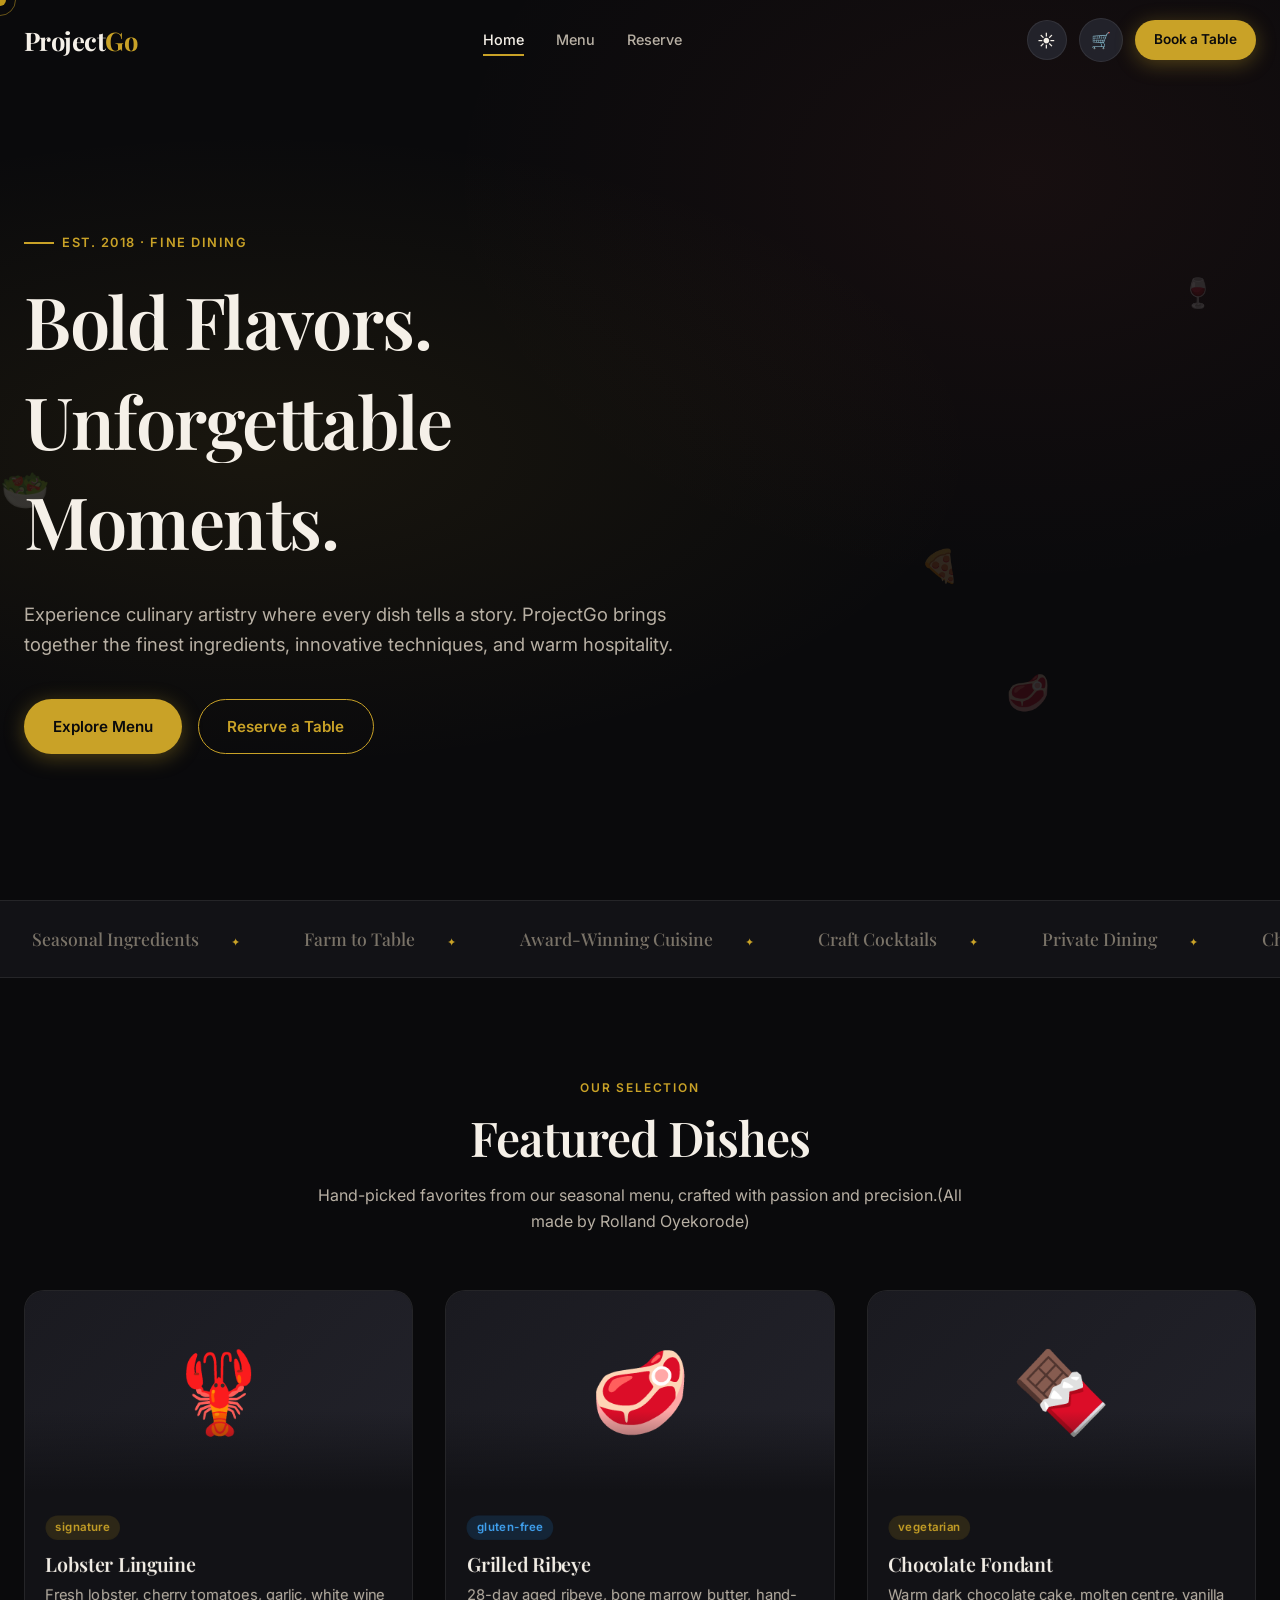
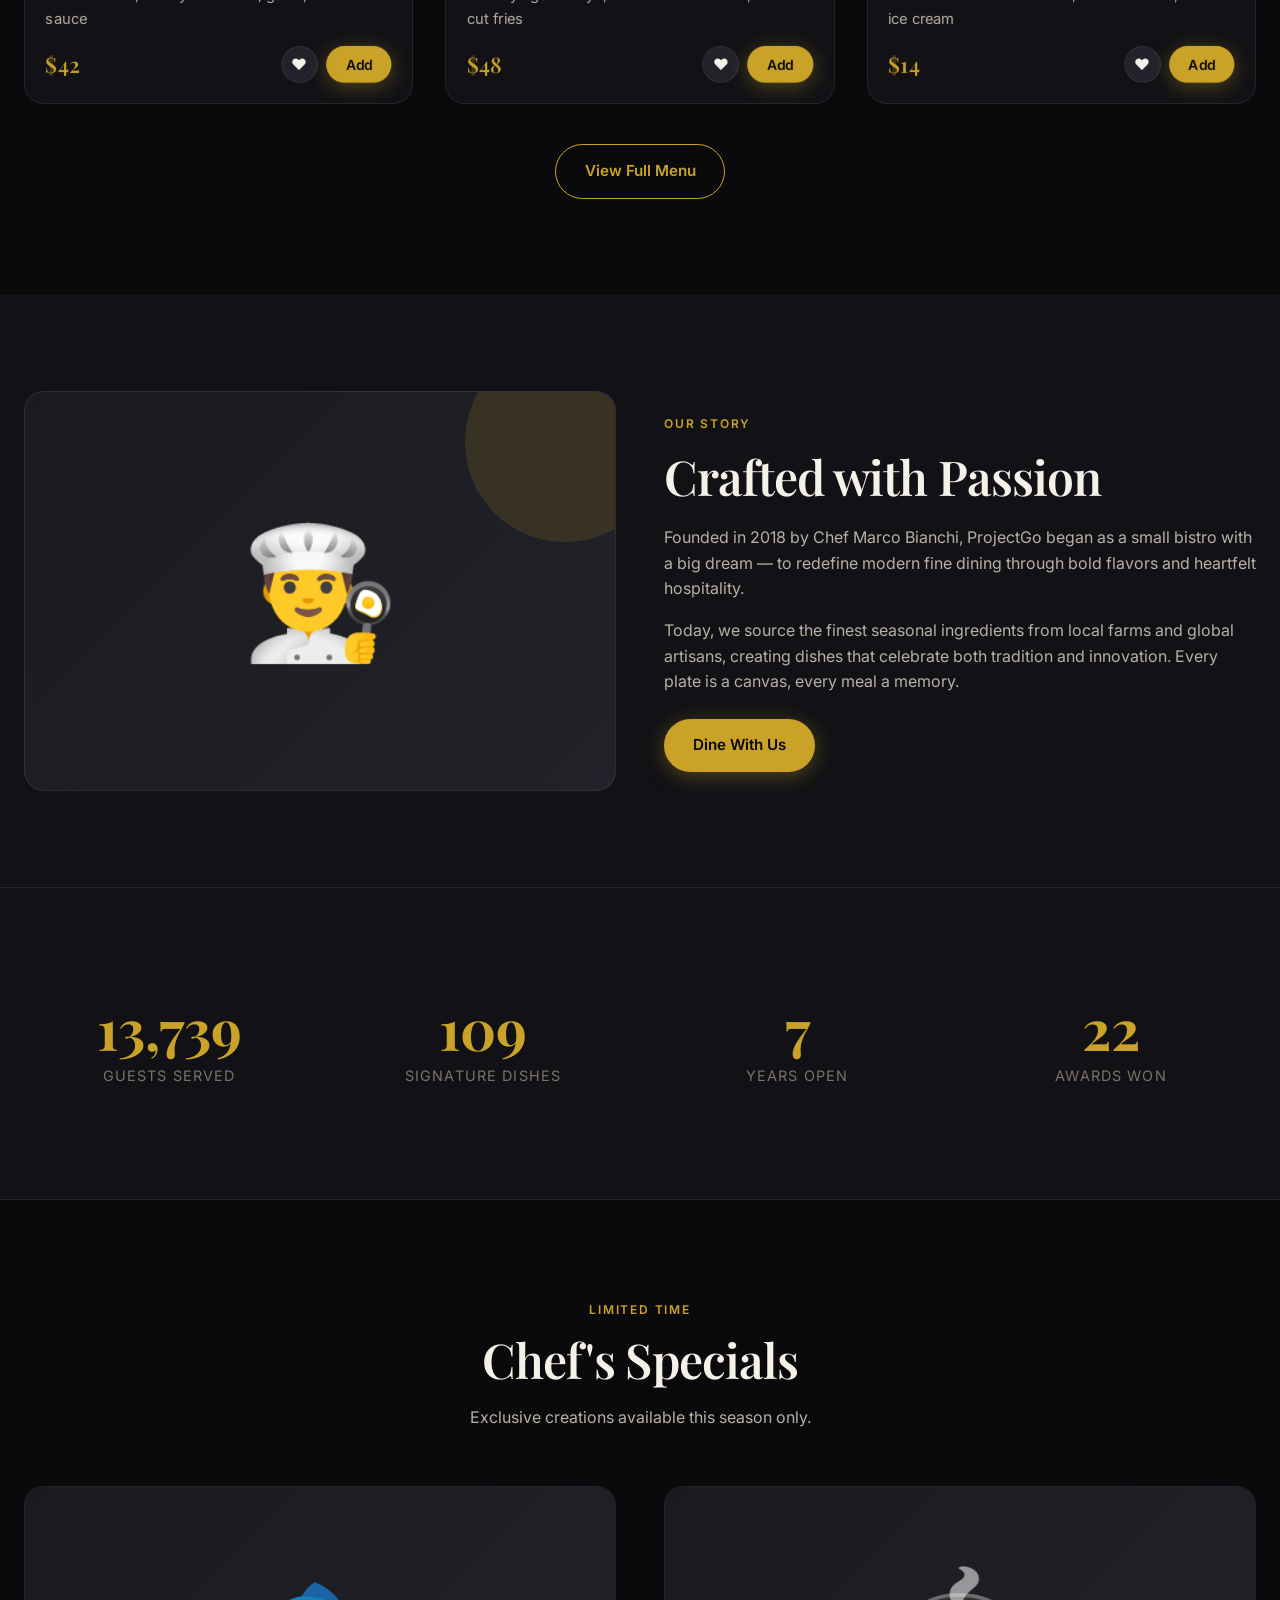
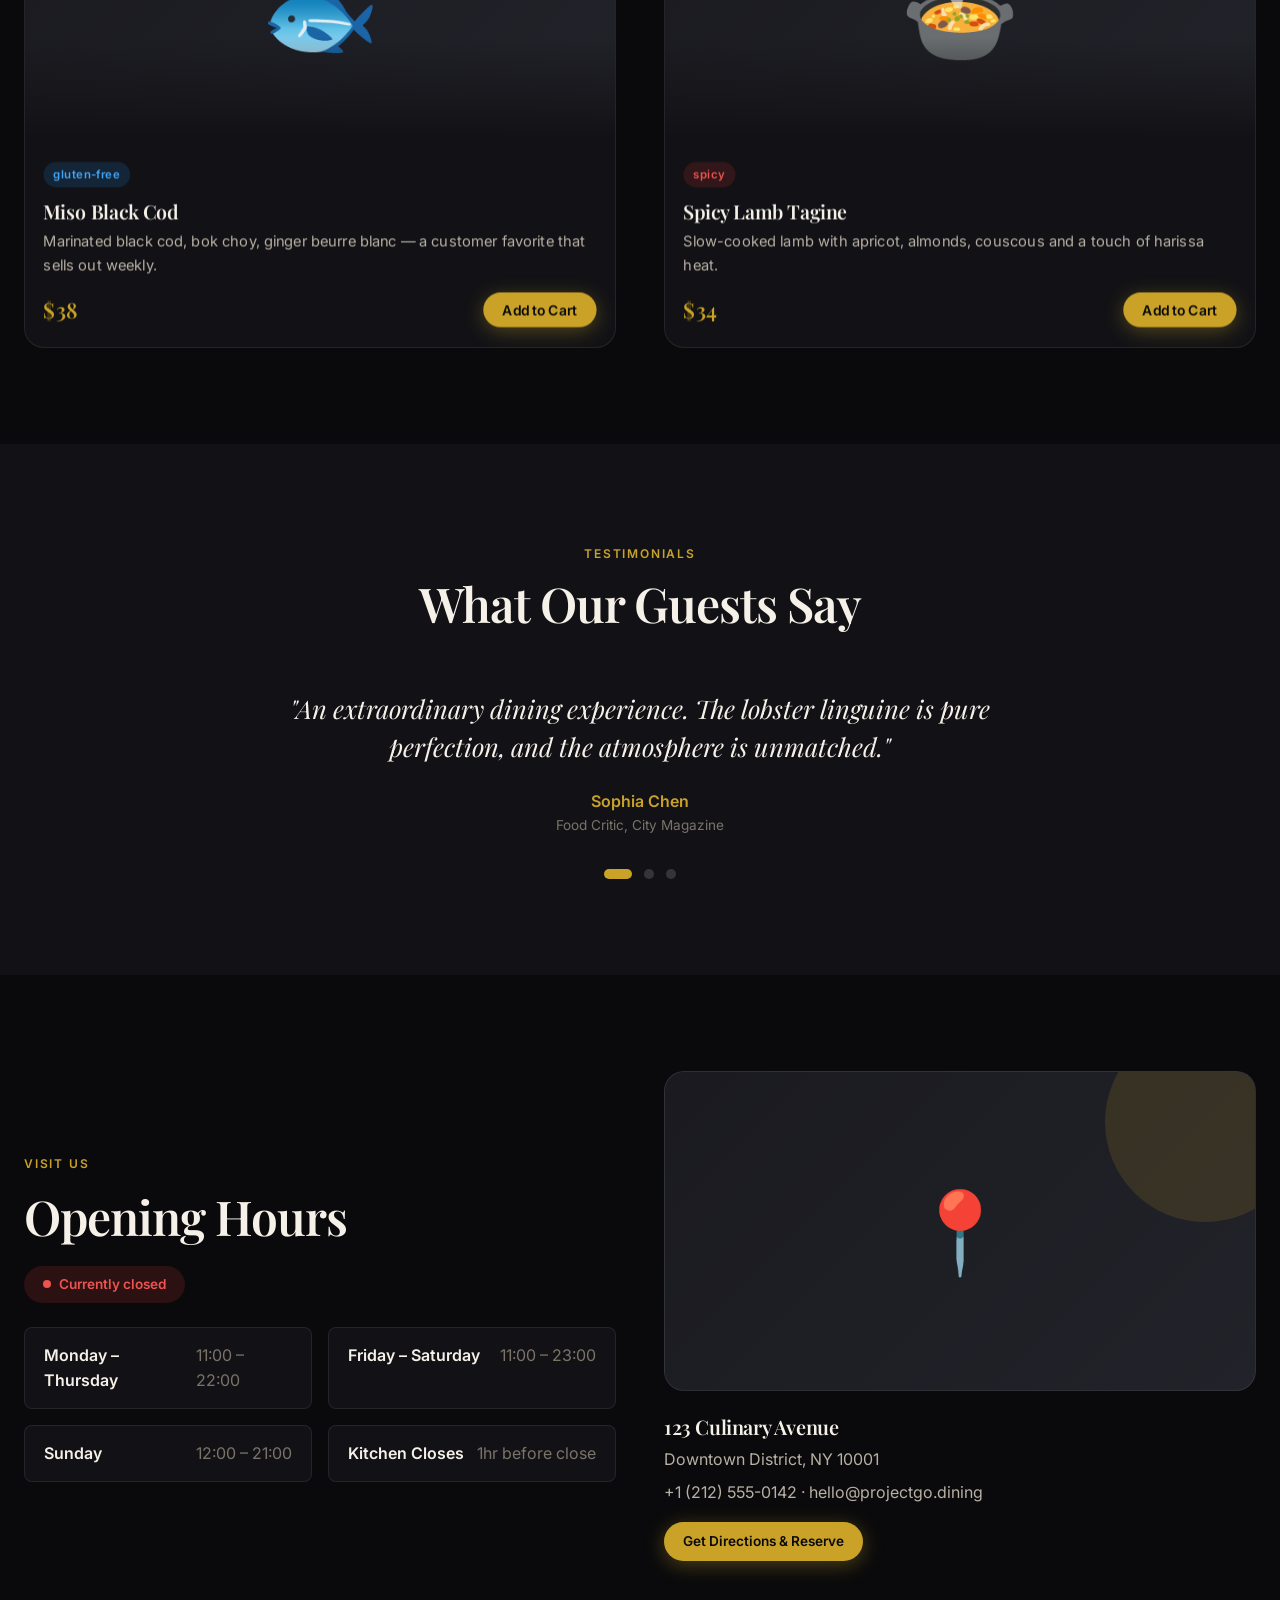
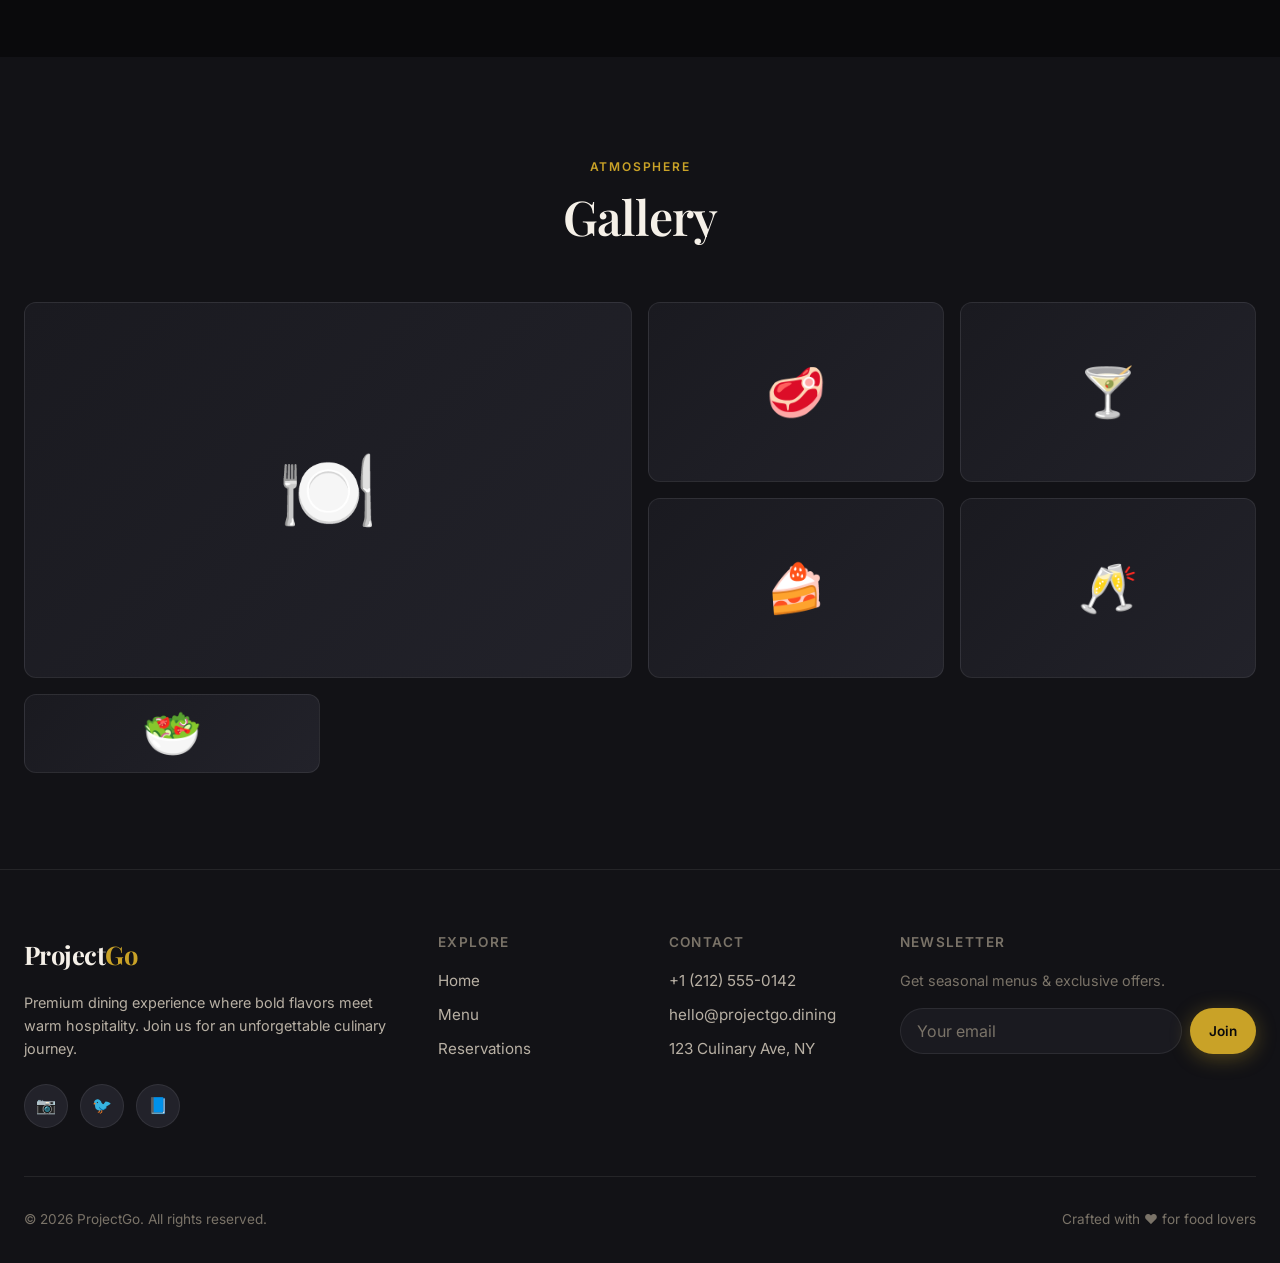
<file: index.html>
<!DOCTYPE html>
<html lang="en" data-theme="dark">
<head>
  <meta charset="UTF-8" />
  <meta name="viewport" content="width=device-width, initial-scale=1.0" />
  <meta name="description" content="ProjectGo — Premium dining experience. Bold flavors, unforgettable moments." />
  <title>ProjectGo — Fine Dining Restaurant</title>
  <link rel="preconnect" href="https://fonts.googleapis.com" />
  <link rel="preconnect" href="https://fonts.gstatic.com" crossorigin />
  <link href="https://fonts.googleapis.com/css2?family=Inter:wght@400;500;600;700&family=Playfair+Display:ital,wght@0,500;0,600;0,700;1,500&display=swap" rel="stylesheet" />
  <link rel="stylesheet" href="style.css" />
  <link rel="stylesheet" href="animations.css" />
</head>
<body class="loading">
<!-- Loader -->
<div class="loader" aria-hidden="true">
  <div class="loader-logo">
    <span>P</span><span>r</span><span>o</span><span>j</span><span>e</span><span>c</span><span>t</span><span>G</span><span>o</span>
  </div>
  <div class="loader-bar"><div class="loader-bar-fill"></div></div>
</div>

<!-- Custom Cursor -->
<div class="cursor" aria-hidden="true"></div>
<div class="cursor-trail" aria-hidden="true"></div>

<!-- Scroll Progress -->
<div class="scroll-progress" role="progressbar" aria-label="Page scroll progress"></div>

<!-- Navbar -->
<header class="navbar">
  <div class="container">
    <a href="index.html" class="logo">Project<span>Go</span></a>
    <nav class="nav-links" aria-label="Main navigation">
      <a href="index.html" class="active">Home</a>
      <a href="menu.html">Menu</a>
      <a href="reserve.html">Reserve</a>
    </nav>
    <div class="nav-actions">
      <button class="theme-toggle" aria-label="Toggle theme">☀️</button>
      <button class="btn-icon cart-btn" aria-label="Open cart">
        🛒
        <span class="cart-count">0</span>
      </button>
      <a href="reserve.html" class="btn btn-primary btn-sm">Book a Table</a>
      <button class="hamburger" aria-label="Open menu" aria-expanded="false">
        <span></span><span></span><span></span>
      </button>
    </div>
  </div>
</header>

<!-- Mobile Nav -->
<nav class="mobile-nav" aria-label="Mobile navigation">
  <a href="index.html">Home</a>
  <a href="menu.html">Menu</a>
  <a href="reserve.html">Reserve</a>
  <button class="theme-toggle" aria-label="Toggle theme">☀️</button>
</nav>

<main class="page-content">
  <!-- Hero -->
  <section class="hero">
    <div class="hero-bg"></div>
    <div class="floating-el" aria-hidden="true">🍕</div>
    <div class="floating-el" aria-hidden="true">🍷</div>
    <div class="floating-el" aria-hidden="true">🥩</div>
    <div class="floating-el" aria-hidden="true">🥗</div>
    <div class="container">
      <div class="hero-content">
        <div class="hero-label">Est. 2018 · Fine Dining</div>
        <h1>
          <span class="word"><span style="animation-delay:0.1s">Bold</span></span>
          <span class="word"><span style="animation-delay:0.2s">Flavors.</span></span><br />
          <span class="word"><span style="animation-delay:0.35s">Unforgettable</span></span>
          <span class="word"><span style="animation-delay:0.5s">Moments.</span></span>
        </h1>
        <p class="hero-desc lead">
          Experience culinary artistry where every dish tells a story. ProjectGo brings together the finest ingredients, innovative techniques, and warm hospitality.
        </p>
        <div class="hero-cta">
          <a href="menu.html" class="btn btn-primary">Explore Menu</a>
          <a href="reserve.html" class="btn btn-outline">Reserve a Table</a>
        </div>
      </div>
    </div>
  </section>

  <!-- Marquee -->
  <div class="marquee-section" aria-hidden="true">
    <div class="marquee">
      <span>Seasonal Ingredients</span>
      <span>Farm to Table</span>
      <span>Award-Winning Cuisine</span>
      <span>Craft Cocktails</span>
      <span>Private Dining</span>
      <span>Chef's Tasting Menu</span>
      <span>Seasonal Ingredients</span>
      <span>Farm to Table</span>
      <span>Award-Winning Cuisine</span>
      <span>Craft Cocktails</span>
      <span>Private Dining</span>
      <span>Chef's Tasting Menu</span>
    </div>
  </div>

  <!-- Featured Dishes -->
  <section class="section" id="featured">
    <div class="container">
      <div class="section-header reveal">
        <span class="label">Our Selection</span>
        <h2>Featured Dishes</h2>
        <p>Hand-picked favorites from our seasonal menu, crafted with passion and precision.(All made by Rolland Oyekorode)</p>
      </div>
      <div class="grid-3 featured-grid stagger">
        <article class="dish-card tilt-card">
          <div class="dish-card-visual">🦞</div>
          <div class="dish-card-body">
            <div class="dish-card-tags"><span class="tag">signature</span></div>
            <h3>Lobster Linguine</h3>
            <p>Fresh lobster, cherry tomatoes, garlic, white wine sauce</p>
            <div class="dish-card-footer">
              <span class="dish-price">$42</span>
              <div class="dish-actions">
                <button class="fav-btn" data-id="6" aria-label="Favorite">♥</button>
                <button class="btn btn-sm btn-primary add-to-cart" data-id="6">Add</button>
              </div>
            </div>
          </div>
        </article>
        <article class="dish-card tilt-card">
          <div class="dish-card-visual">🥩</div>
          <div class="dish-card-body">
            <div class="dish-card-tags"><span class="tag gf">gluten-free</span></div>
            <h3>Grilled Ribeye</h3>
            <p>28-day aged ribeye, bone marrow butter, hand-cut fries</p>
            <div class="dish-card-footer">
              <span class="dish-price">$48</span>
              <div class="dish-actions">
                <button class="fav-btn" data-id="10" aria-label="Favorite">♥</button>
                <button class="btn btn-sm btn-primary add-to-cart" data-id="10">Add</button>
              </div>
            </div>
          </div>
        </article>
        <article class="dish-card tilt-card">
          <div class="dish-card-visual">🍫</div>
          <div class="dish-card-body">
            <div class="dish-card-tags"><span class="tag">vegetarian</span></div>
            <h3>Chocolate Fondant</h3>
            <p>Warm dark chocolate cake, molten centre, vanilla ice cream</p>
            <div class="dish-card-footer">
              <span class="dish-price">$14</span>
              <div class="dish-actions">
                <button class="fav-btn" data-id="11" aria-label="Favorite">♥</button>
                <button class="btn btn-sm btn-primary add-to-cart" data-id="11">Add</button>
              </div>
            </div>
          </div>
        </article>
      </div>
      <div style="text-align:center;margin-top:2.5rem" class="reveal">
        <a href="menu.html" class="btn btn-outline">View Full Menu</a>
      </div>
    </div>
  </section>

  <!-- About / Story -->
  <section class="section" id="about" style="background:var(--bg-secondary)">
    <div class="container">
      <div class="grid-2">
        <div class="about-visual reveal-left" aria-hidden="true">👨‍🍳</div>
        <div class="reveal-right">
          <span class="label" style="color:var(--accent);font-size:0.75rem;font-weight:600;letter-spacing:0.15em;text-transform:uppercase">Our Story</span>
          <h2 style="margin:0.75rem 0 1.25rem">Crafted with Passion</h2>
          <p style="margin-bottom:1rem">
            Founded in 2018 by Chef Marco Bianchi, ProjectGo began as a small bistro with a big dream — to redefine modern fine dining through bold flavors and heartfelt hospitality.
          </p>
          <p style="margin-bottom:1.5rem">
            Today, we source the finest seasonal ingredients from local farms and global artisans, creating dishes that celebrate both tradition and innovation. Every plate is a canvas, every meal a memory.
          </p>
          <a href="reserve.html" class="btn btn-primary">Dine With Us</a>
        </div>
      </div>
    </div>
  </section>

  <!-- Stats -->
  <section class="section stats-section">
    <div class="container">
      <div class="grid-4 stagger">
        <div class="stat-item">
          <div class="stat-number" data-target="15000" data-suffix="+">0</div>
          <div class="stat-label">Guests Served</div>
        </div>
        <div class="stat-item">
          <div class="stat-number" data-target="120" data-suffix="+">0</div>
          <div class="stat-label">Signature Dishes</div>
        </div>
        <div class="stat-item">
          <div class="stat-number" data-target="8">0</div>
          <div class="stat-label">Years Open</div>
        </div>
        <div class="stat-item">
          <div class="stat-number" data-target="25" data-suffix="+">0</div>
          <div class="stat-label">Awards Won</div>
        </div>
      </div>
    </div>
  </section>

  <!-- Chef's Specials -->
  <section class="section" id="specials">
    <div class="container">
      <div class="section-header reveal">
        <span class="label">Limited Time</span>
        <h2>Chef's Specials</h2>
        <p>Exclusive creations available this season only.</p>
      </div>
      <div class="grid-2 stagger">
        <article class="dish-card tilt-card">
          <div class="dish-card-visual" style="height:250px;font-size:6rem">🐟</div>
          <div class="dish-card-body">
            <div class="dish-card-tags"><span class="tag gf">gluten-free</span></div>
            <h3>Miso Black Cod</h3>
            <p>Marinated black cod, bok choy, ginger beurre blanc — a customer favorite that sells out weekly.</p>
            <div class="dish-card-footer">
              <span class="dish-price">$38</span>
              <button class="btn btn-sm btn-primary add-to-cart" data-id="7">Add to Cart</button>
            </div>
          </div>
        </article>
        <article class="dish-card tilt-card">
          <div class="dish-card-visual" style="height:250px;font-size:6rem">🍲</div>
          <div class="dish-card-body">
            <div class="dish-card-tags"><span class="tag spicy">spicy</span></div>
            <h3>Spicy Lamb Tagine</h3>
            <p>Slow-cooked lamb with apricot, almonds, couscous and a touch of harissa heat.</p>
            <div class="dish-card-footer">
              <span class="dish-price">$34</span>
              <button class="btn btn-sm btn-primary add-to-cart" data-id="9">Add to Cart</button>
            </div>
          </div>
        </article>
      </div>
    </div>
  </section>

  <!-- Testimonials -->
  <section class="section" style="background:var(--bg-secondary)">
    <div class="container">
      <div class="section-header reveal">
        <span class="label">Testimonials</span>
        <h2>What Our Guests Say</h2>
      </div>
      <div class="testimonials-wrapper reveal">
        <div class="testimonial-track">
          <div class="testimonial-card">
            <blockquote>"An extraordinary dining experience. The lobster linguine is pure perfection, and the atmosphere is unmatched."</blockquote>
            <div class="testimonial-author">Sophia Chen</div>
            <div class="testimonial-role">Food Critic, City Magazine</div>
          </div>
          <div class="testimonial-card">
            <blockquote>"ProjectGo has become our go-to for special occasions. Every visit feels like a celebration of flavor and hospitality."</blockquote>
            <div class="testimonial-author">James & Elena Torres</div>
            <div class="testimonial-role">Regular Guests</div>
          </div>
          <div class="testimonial-card">
            <blockquote>"The attention to detail is remarkable. From the amuse-bouche to the final petit four, everything was flawless."</blockquote>
            <div class="testimonial-author">Marcus Webb</div>
            <div class="testimonial-role">Michelin Guide Contributor</div>
          </div>
        </div>
        <div class="testimonial-nav">
          <button class="testimonial-dot active" aria-label="Testimonial 1"></button>
          <button class="testimonial-dot" aria-label="Testimonial 2"></button>
          <button class="testimonial-dot" aria-label="Testimonial 3"></button>
        </div>
      </div>
    </div>
  </section>

  <!-- Hours + Location -->
  <section class="section" id="hours">
    <div class="container">
      <div class="grid-2">
        <div class="reveal-left">
          <span class="label" style="color:var(--accent);font-size:0.75rem;font-weight:600;letter-spacing:0.15em;text-transform:uppercase">Visit Us</span>
          <h2 style="margin:0.75rem 0 1.25rem">Opening Hours</h2>
          <div class="open-indicator" aria-live="polite"></div>
          <div class="hours-grid">
            <div class="hours-item"><span class="day">Monday – Thursday</span><span class="time">11:00 – 22:00</span></div>
            <div class="hours-item"><span class="day">Friday – Saturday</span><span class="time">11:00 – 23:00</span></div>
            <div class="hours-item"><span class="day">Sunday</span><span class="time">12:00 – 21:00</span></div>
            <div class="hours-item"><span class="day">Kitchen Closes</span><span class="time">1hr before close</span></div>
          </div>
        </div>
        <div class="reveal-right">
          <div class="about-visual" style="height:320px;font-size:5rem" aria-hidden="true">📍</div>
          <div style="margin-top:1.5rem">
            <h4 style="margin-bottom:0.5rem">123 Culinary Avenue</h4>
            <p style="margin-bottom:0.5rem">Downtown District, NY 10001</p>
            <p style="margin-bottom:1rem">+1 (212) 555-0142 · hello@projectgo.dining</p>
            <a href="reserve.html" class="btn btn-primary btn-sm">Get Directions & Reserve</a>
          </div>
        </div>
      </div>
    </div>
  </section>

  <!-- Gallery -->
  <section class="section" style="background:var(--bg-secondary)">
    <div class="container">
      <div class="section-header reveal">
        <span class="label">Atmosphere</span>
        <h2>Gallery</h2>
      </div>
      <div class="gallery-grid stagger">
        <div class="gallery-item" aria-label="Restaurant interior">🍽️</div>
        <div class="gallery-item" aria-label="Signature dish">🥩</div>
        <div class="gallery-item" aria-label="Cocktail bar">🍸</div>
        <div class="gallery-item" aria-label="Dessert presentation">🍰</div>
        <div class="gallery-item" aria-label="Private dining">🥂</div>
        <div class="gallery-item" aria-label="Fresh ingredients">🥗</div>
      </div>
    </div>
  </section>
</main>

<!-- Footer -->
<footer class="footer">
  <div class="container">
    <div class="footer-grid" style="display:grid;grid-template-columns:2fr 1fr 1fr 1.5fr;gap:3rem;margin-bottom:3rem">
      <div class="footer-brand">
        <a href="index.html" class="logo">Project<span>Go</span></a>
        <p>Premium dining experience where bold flavors meet warm hospitality. Join us for an unforgettable culinary journey.</p>
        <div class="social-links">
          <a href="#" class="btn-icon" aria-label="Instagram">📷</a>
          <a href="#" class="btn-icon" aria-label="Twitter">🐦</a>
          <a href="#" class="btn-icon" aria-label="Facebook">📘</a>
        </div>
      </div>
      <div class="footer-col">
        <h4>Explore</h4>
        <a href="index.html">Home</a>
        <a href="menu.html">Menu</a>
        <a href="reserve.html">Reservations</a>
      </div>
      <div class="footer-col">
        <h4>Contact</h4>
        <a href="tel:+12125550142">+1 (212) 555-0142</a>
        <a href="mailto:hello@projectgo.dining">hello@projectgo.dining</a>
        <a href="#">123 Culinary Ave, NY</a>
      </div>
      <div class="footer-col">
        <h4>Newsletter</h4>
        <p style="font-size:0.9rem;margin-bottom:1rem;color:var(--text-muted)">Get seasonal menus & exclusive offers.</p>
        <form class="newsletter-form">
          <input type="email" placeholder="Your email" required aria-label="Email for newsletter" />
          <button type="submit" class="btn btn-primary btn-sm">Join</button>
        </form>
      </div>
    </div>
    <div class="footer-bottom">
      <span>© 2026 ProjectGo. All rights reserved.</span>
      <span>Crafted with ❤️ for food lovers</span>
    </div>
  </div>
</footer>

<!-- Cart Drawer -->
<div class="cart-overlay" aria-hidden="true"></div>
<aside class="cart-drawer" aria-label="Shopping cart">
  <div class="cart-header">
    <h3>Your Cart</h3>
    <button class="btn-icon cart-close" aria-label="Close cart">✕</button>
  </div>
  <div class="cart-items"></div>
  <div class="cart-footer">
    <div class="cart-totals">
      <div class="cart-row"><span>Subtotal</span><span id="cart-subtotal">$0.00</span></div>
      <div class="cart-row"><span>Tax (10%)</span><span id="cart-tax">$0.00</span></div>
      <div class="cart-row total"><span>Total</span><span id="cart-total">$0.00</span></div>
    </div>
    <button class="btn btn-primary" id="checkout-btn" style="width:100%">Checkout</button>
  </div>
</aside>

<!-- Checkout Modal -->
<div class="modal-overlay" id="checkout-modal" role="dialog" aria-modal="true" aria-labelledby="checkout-title">
  <div class="modal checkout-success">
    <div class="emoji">🎉</div>
    <h3 id="checkout-title">Order Confirmed!</h3>
    <p>Thank you for your order. We'll prepare everything with care. A confirmation has been sent to your email.</p>
    <button class="btn btn-primary modal-close">Continue Browsing</button>
  </div>
</div>

<!-- Back to Top -->
<button class="back-to-top" aria-label="Back to top">↑</button>

<!-- Confetti Canvas -->
<canvas id="confetti-canvas" aria-hidden="true"></canvas>

<!-- Toast Container -->
<div class="toast-container" aria-live="polite"></div>

<script src="main.js"></script>
<script src="features.js"></script>
</body>
</html>
</file>
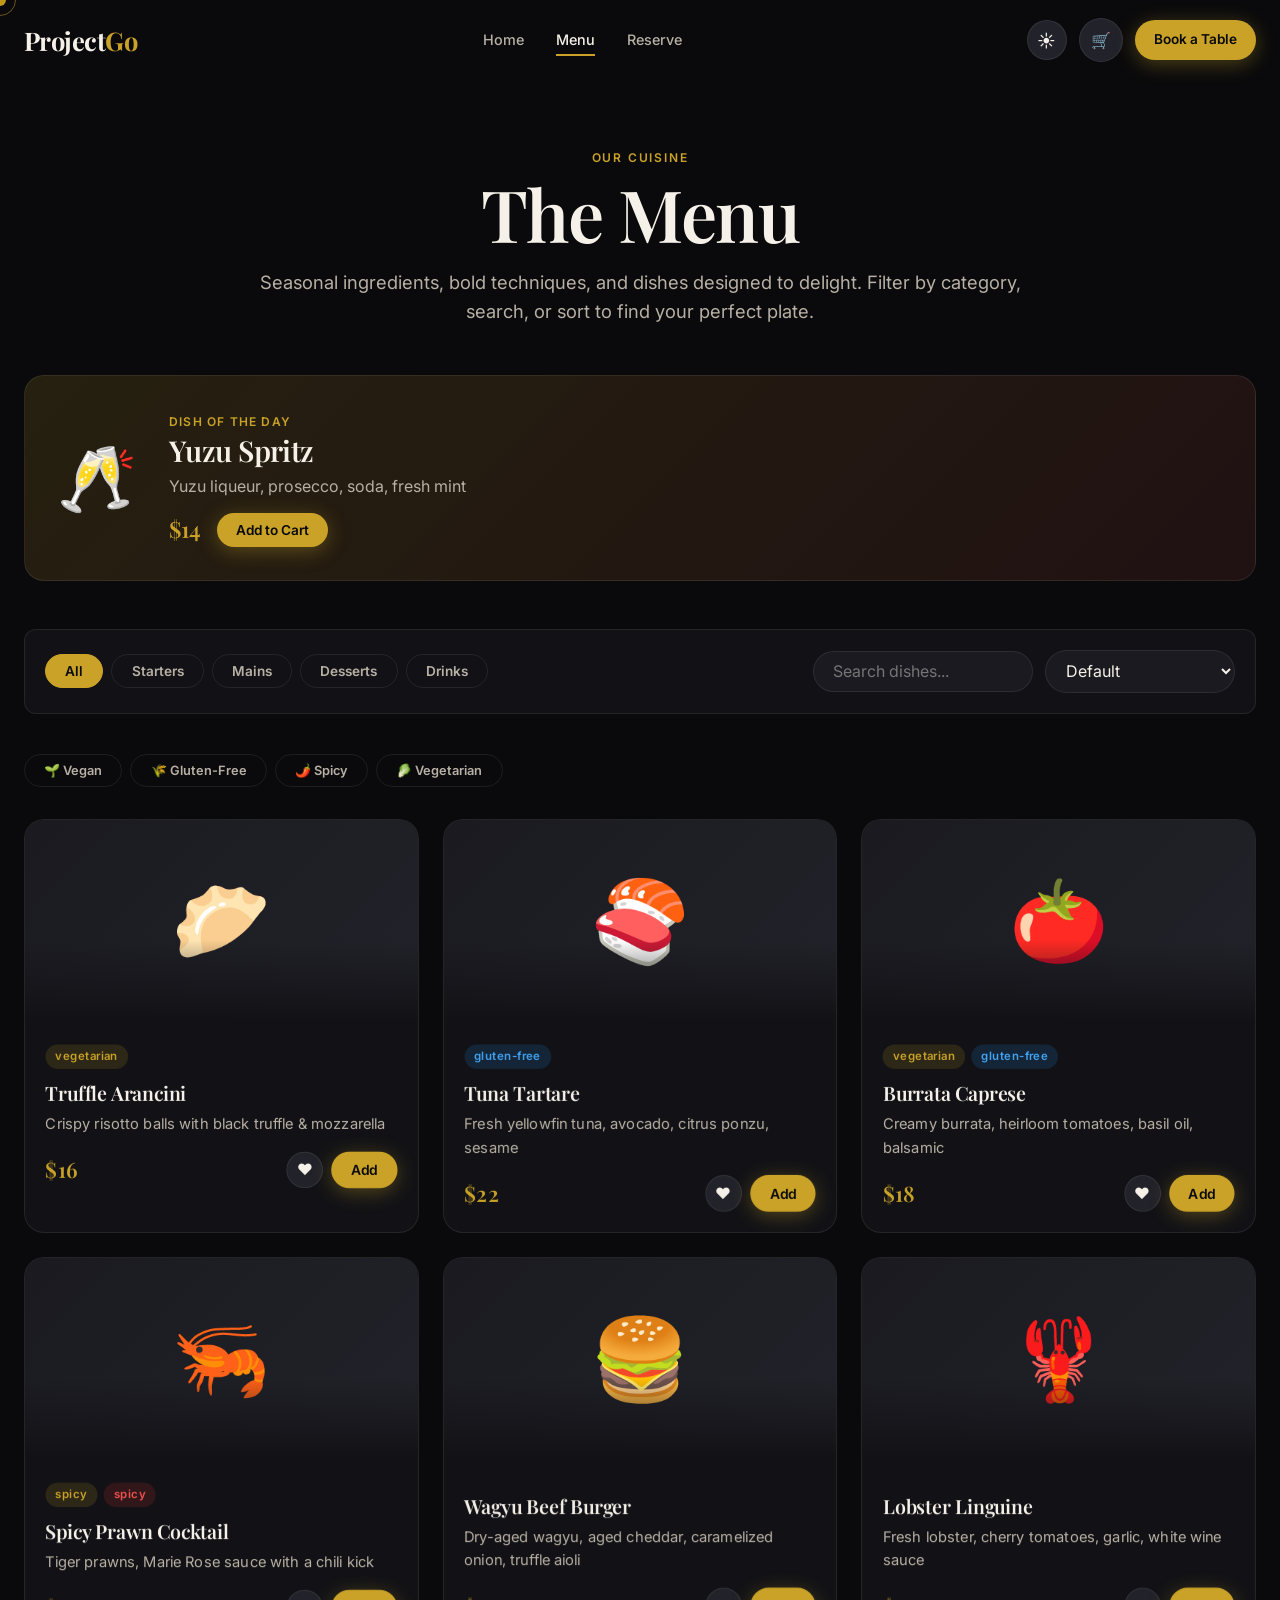
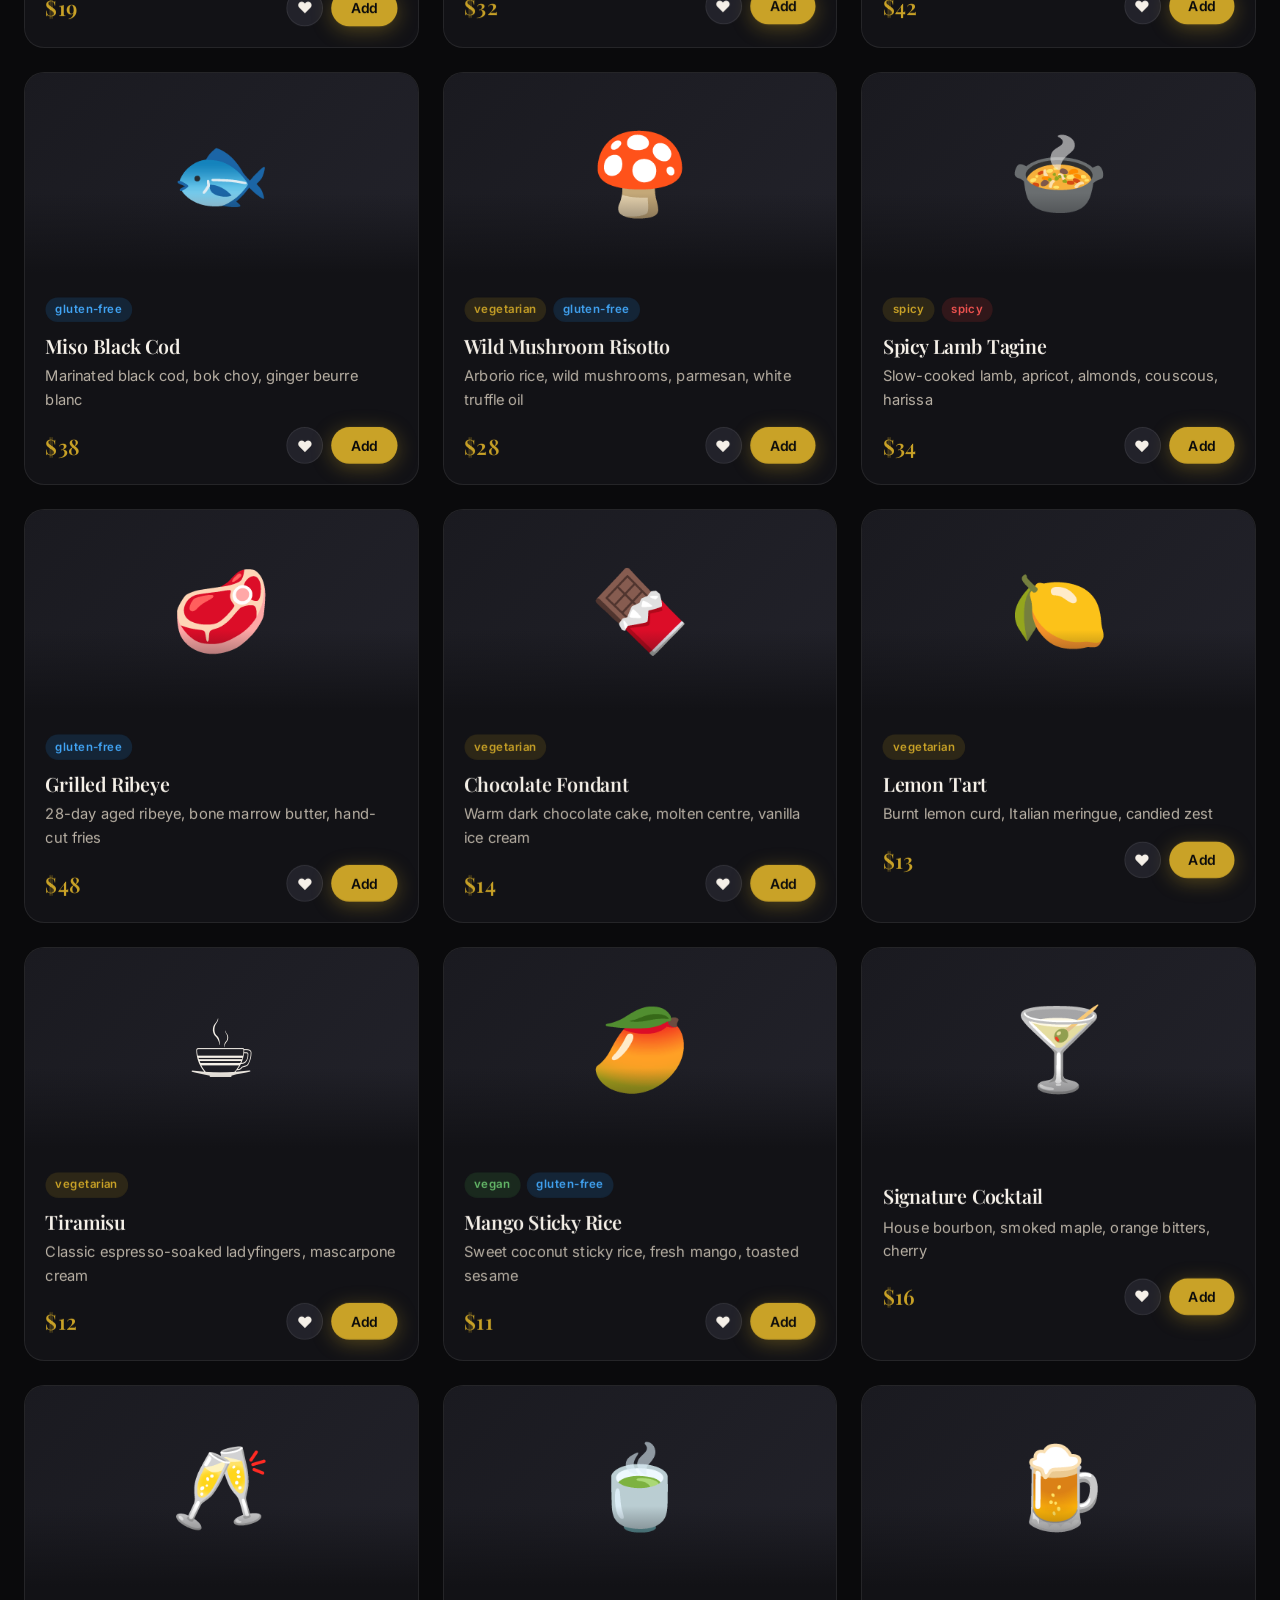
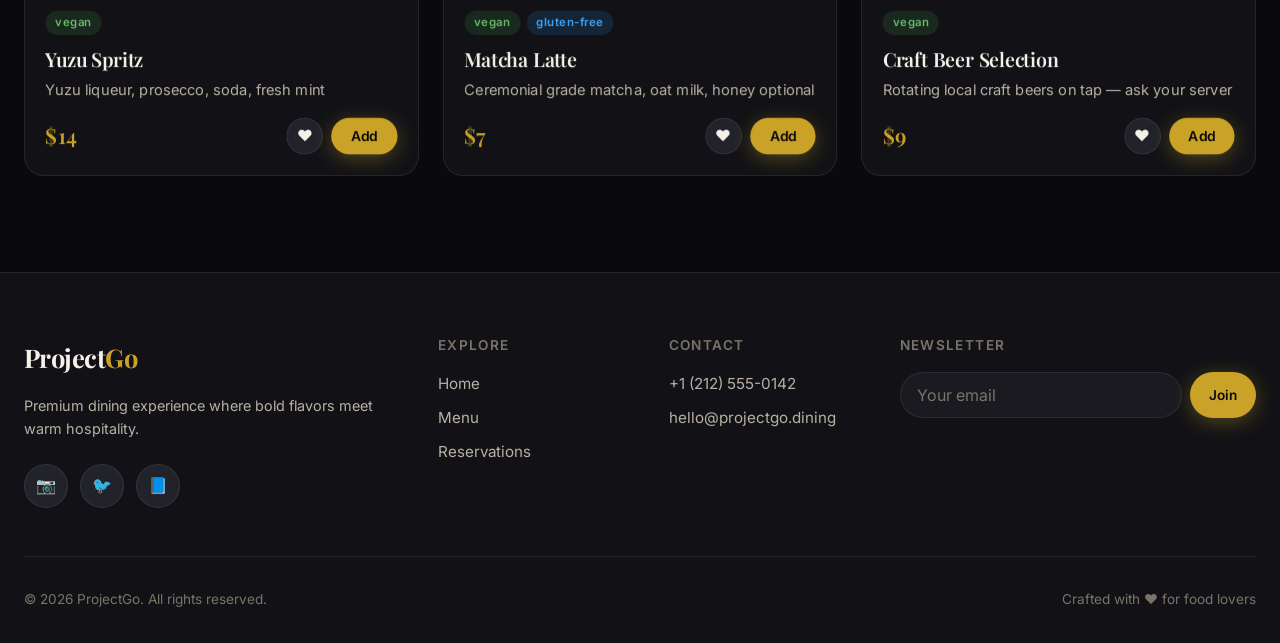
<file: menu.html>
<!DOCTYPE html>
<html lang="en" data-theme="dark">
<head>
  <meta charset="UTF-8" />
  <meta name="viewport" content="width=device-width, initial-scale=1.0" />
  <meta name="description" content="ProjectGo Menu — Explore our seasonal starters, mains, desserts, and craft drinks." />
  <title>Menu — ProjectGo</title>
  <link rel="preconnect" href="https://fonts.googleapis.com" />
  <link rel="preconnect" href="https://fonts.gstatic.com" crossorigin />
  <link href="https://fonts.googleapis.com/css2?family=Inter:wght@400;500;600;700&family=Playfair+Display:ital,wght@0,500;0,600;0,700;1,500&display=swap" rel="stylesheet" />
  <link rel="stylesheet" href="style.css" />
  <link rel="stylesheet" href="animations.css" />
</head>
<body class="loading">
<!-- Loader -->
<div class="loader" aria-hidden="true">
  <div class="loader-logo">
    <span>P</span><span>r</span><span>o</span><span>j</span><span>e</span><span>c</span><span>t</span><span>G</span><span>o</span>
  </div>
  <div class="loader-bar"><div class="loader-bar-fill"></div></div>
</div>

<!-- Custom Cursor -->
<div class="cursor" aria-hidden="true"></div>
<div class="cursor-trail" aria-hidden="true"></div>

<!-- Scroll Progress -->
<div class="scroll-progress" role="progressbar" aria-label="Page scroll progress"></div>

<!-- Navbar -->
<header class="navbar">
  <div class="container">
    <a href="index.html" class="logo">Project<span>Go</span></a>
    <nav class="nav-links" aria-label="Main navigation">
      <a href="index.html">Home</a>
      <a href="menu.html" class="active">Menu</a>
      <a href="reserve.html">Reserve</a>
    </nav>
    <div class="nav-actions">
      <button class="theme-toggle" aria-label="Toggle theme">☀️</button>
      <button class="btn-icon cart-btn" aria-label="Open cart">
        🛒
        <span class="cart-count">0</span>
      </button>
      <a href="reserve.html" class="btn btn-primary btn-sm">Book a Table</a>
      <button class="hamburger" aria-label="Open menu" aria-expanded="false">
        <span></span><span></span><span></span>
      </button>
    </div>
  </div>
</header>

<!-- Mobile Nav -->
<nav class="mobile-nav" aria-label="Mobile navigation">
  <a href="index.html">Home</a>
  <a href="menu.html">Menu</a>
  <a href="reserve.html">Reserve</a>
  <button class="theme-toggle" aria-label="Toggle theme">☀️</button>
</nav>

<main class="page-content">
  <!-- Page Hero -->
  <section class="page-hero">
    <div class="container">
      <span class="label" style="color:var(--accent);font-size:0.75rem;font-weight:600;letter-spacing:0.15em;text-transform:uppercase">Our Cuisine</span>
      <h1>The Menu</h1>
      <p class="lead" style="margin:0 auto">Seasonal ingredients, bold techniques, and dishes designed to delight. Filter by category, search, or sort to find your perfect plate.</p>
    </div>
  </section>

  <!-- Menu Section -->
  <section class="section" style="padding-top:0">
    <div class="container">
      <!-- Dish of the Day -->
      <div id="dish-of-day" class="dotd-banner reveal"></div>

      <!-- Controls -->
      <div class="menu-controls reveal">
        <div class="filter-tabs" role="tablist" aria-label="Menu categories">
          <button class="filter-tab active" data-category="all" role="tab" aria-selected="true">All</button>
          <button class="filter-tab" data-category="starters" role="tab">Starters</button>
          <button class="filter-tab" data-category="mains" role="tab">Mains</button>
          <button class="filter-tab" data-category="desserts" role="tab">Desserts</button>
          <button class="filter-tab" data-category="drinks" role="tab">Drinks</button>
        </div>
        <div class="menu-search">
          <input type="search" id="menu-search" placeholder="Search dishes..." aria-label="Search menu" />
          <select id="menu-sort" aria-label="Sort menu">
            <option value="default">Default</option>
            <option value="price-asc">Price: Low to High</option>
            <option value="price-desc">Price: High to Low</option>
            <option value="name">Name A–Z</option>
          </select>
        </div>
      </div>

      <!-- Dietary Filters -->
      <div style="display:flex;gap:0.5rem;flex-wrap:wrap;margin-bottom:2rem" class="reveal">
        <button class="filter-tab dietary-filter" data-tag="vegan" style="font-size:0.8rem">🌱 Vegan</button>
        <button class="filter-tab dietary-filter" data-tag="gluten-free" style="font-size:0.8rem">🌾 Gluten-Free</button>
        <button class="filter-tab dietary-filter" data-tag="spicy" style="font-size:0.8rem">🌶️ Spicy</button>
        <button class="filter-tab dietary-filter" data-tag="vegetarian" style="font-size:0.8rem">🥬 Vegetarian</button>
      </div>

      <!-- Menu Grid -->
      <div class="menu-grid" id="menu-grid" role="list">
        <!-- Populated by features.js -->
      </div>
    </div>
  </section>
</main>

<!-- Footer -->
<footer class="footer">
  <div class="container">
    <div class="footer-grid" style="display:grid;grid-template-columns:2fr 1fr 1fr 1.5fr;gap:3rem;margin-bottom:3rem">
      <div class="footer-brand">
        <a href="index.html" class="logo">Project<span>Go</span></a>
        <p>Premium dining experience where bold flavors meet warm hospitality.</p>
        <div class="social-links">
          <a href="#" class="btn-icon" aria-label="Instagram">📷</a>
          <a href="#" class="btn-icon" aria-label="Twitter">🐦</a>
          <a href="#" class="btn-icon" aria-label="Facebook">📘</a>
        </div>
      </div>
      <div class="footer-col">
        <h4>Explore</h4>
        <a href="index.html">Home</a>
        <a href="menu.html">Menu</a>
        <a href="reserve.html">Reservations</a>
      </div>
      <div class="footer-col">
        <h4>Contact</h4>
        <a href="tel:+12125550142">+1 (212) 555-0142</a>
        <a href="mailto:hello@projectgo.dining">hello@projectgo.dining</a>
      </div>
      <div class="footer-col">
        <h4>Newsletter</h4>
        <form class="newsletter-form">
          <input type="email" placeholder="Your email" required aria-label="Email for newsletter" />
          <button type="submit" class="btn btn-primary btn-sm">Join</button>
        </form>
      </div>
    </div>
    <div class="footer-bottom">
      <span>© 2026 ProjectGo. All rights reserved.</span>
      <span>Crafted with ❤️ for food lovers</span>
    </div>
  </div>
</footer>

<!-- Cart Drawer -->
<div class="cart-overlay" aria-hidden="true"></div>
<aside class="cart-drawer" aria-label="Shopping cart">
  <div class="cart-header">
    <h3>Your Cart</h3>
    <button class="btn-icon cart-close" aria-label="Close cart">✕</button>
  </div>
  <div class="cart-items"></div>
  <div class="cart-footer">
    <div class="cart-totals">
      <div class="cart-row"><span>Subtotal</span><span id="cart-subtotal">$0.00</span></div>
      <div class="cart-row"><span>Tax (10%)</span><span id="cart-tax">$0.00</span></div>
      <div class="cart-row total"><span>Total</span><span id="cart-total">$0.00</span></div>
    </div>
    <button class="btn btn-primary" id="checkout-btn" style="width:100%">Checkout</button>
  </div>
</aside>

<!-- Checkout Modal -->
<div class="modal-overlay" id="checkout-modal" role="dialog" aria-modal="true">
  <div class="modal checkout-success">
    <div class="emoji">🎉</div>
    <h3>Order Confirmed!</h3>
    <p>Thank you for your order. We'll prepare everything with care.</p>
    <button class="btn btn-primary modal-close">Continue Browsing</button>
  </div>
</div>

<!-- Back to Top -->
<button class="back-to-top" aria-label="Back to top">↑</button>

<!-- Confetti Canvas -->
<canvas id="confetti-canvas" aria-hidden="true"></canvas>

<!-- Toast Container -->
<div class="toast-container" aria-live="polite"></div>

<script src="main.js"></script>
<script src="features.js"></script>
</body>
</html>
</file>
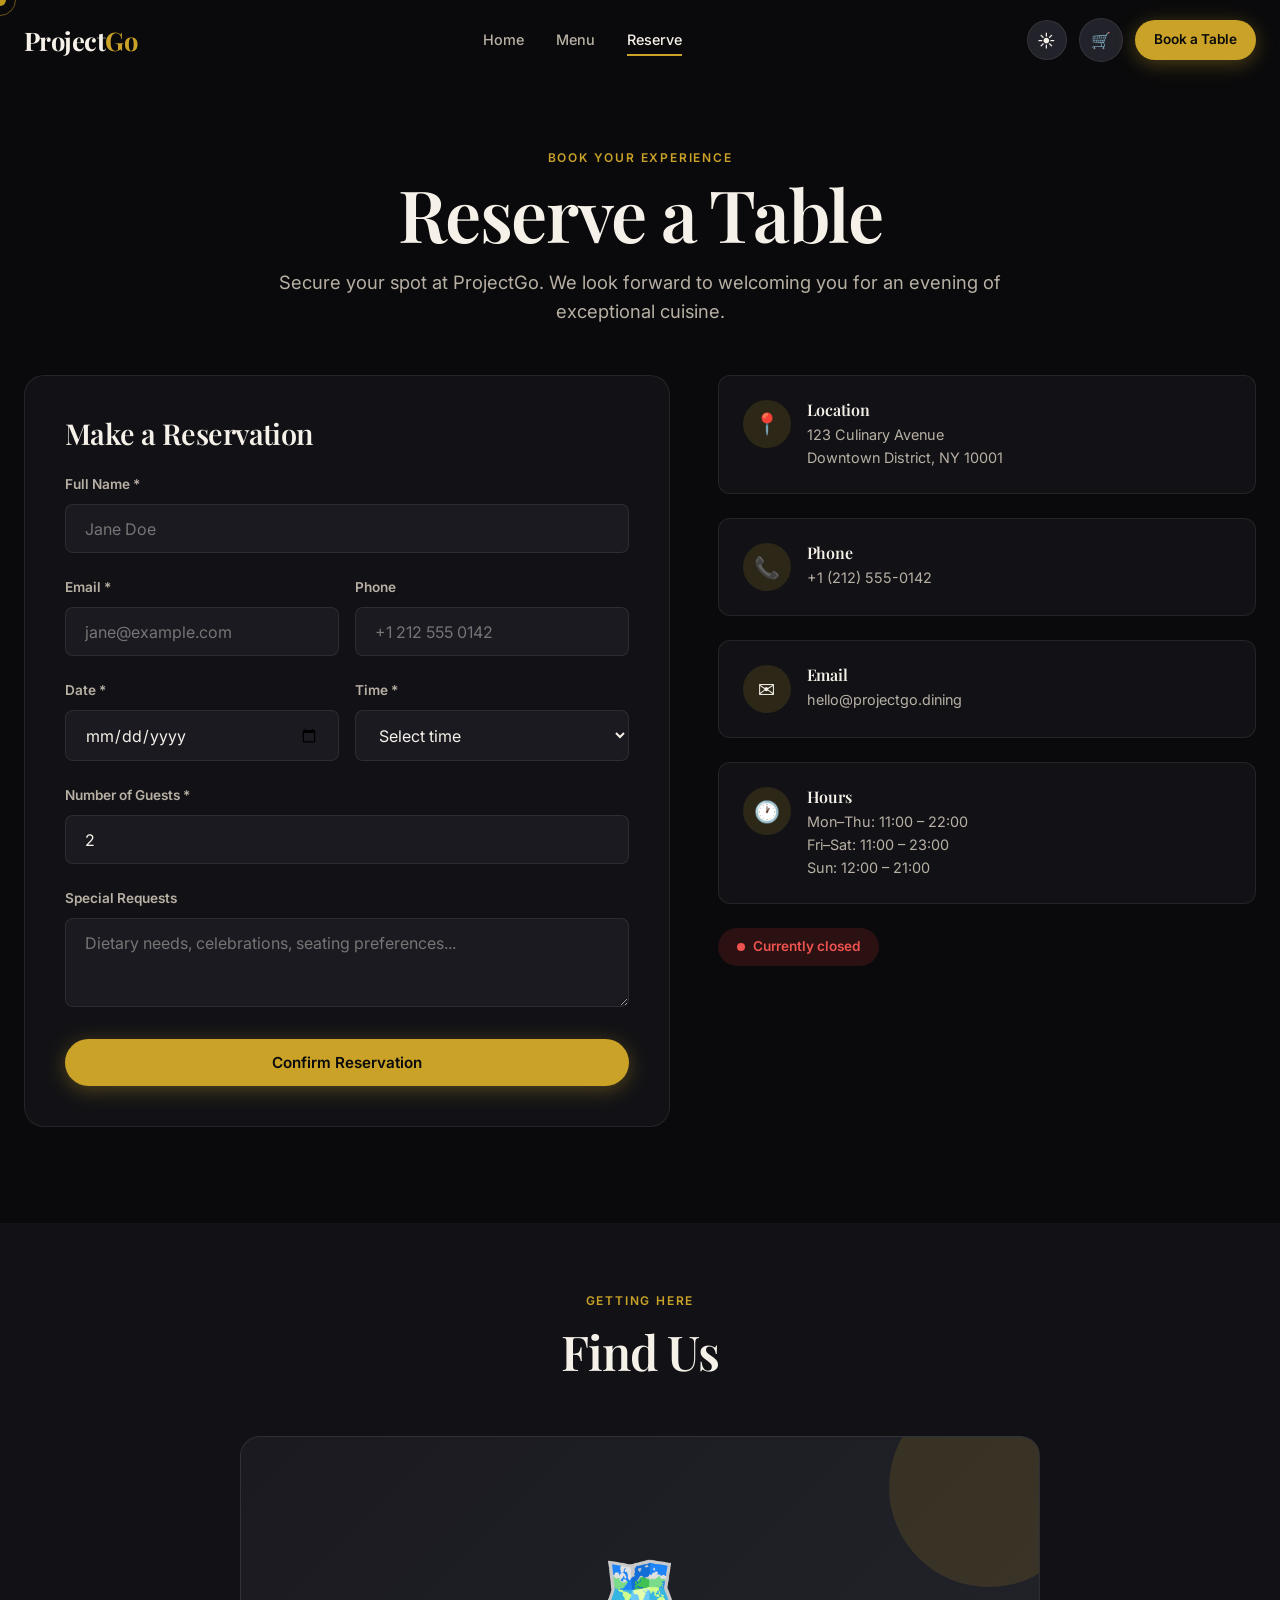
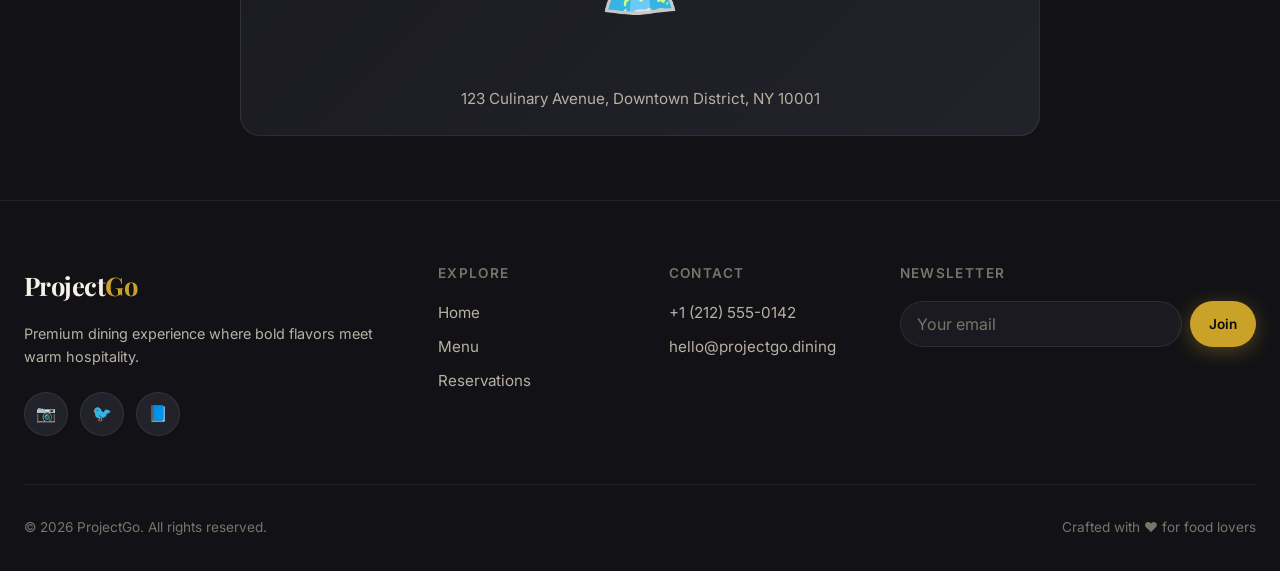
<file: reserve.html>
<!DOCTYPE html>
<html lang="en" data-theme="dark">
<head>
  <meta charset="UTF-8" />
  <meta name="viewport" content="width=device-width, initial-scale=1.0" />
  <meta name="description" content="Reserve a table at ProjectGo. Book your dining experience online." />
  <title>Reservations — ProjectGo</title>
  <link rel="preconnect" href="https://fonts.googleapis.com" />
  <link rel="preconnect" href="https://fonts.gstatic.com" crossorigin />
  <link href="https://fonts.googleapis.com/css2?family=Inter:wght@400;500;600;700&family=Playfair+Display:ital,wght@0,500;0,600;0,700;1,500&display=swap" rel="stylesheet" />
  <link rel="stylesheet" href="style.css" />
  <link rel="stylesheet" href="animations.css" />
</head>
<body class="loading">
<!-- Loader -->
<div class="loader" aria-hidden="true">
  <div class="loader-logo">
    <span>P</span><span>r</span><span>o</span><span>j</span><span>e</span><span>c</span><span>t</span><span>G</span><span>o</span>
  </div>
  <div class="loader-bar"><div class="loader-bar-fill"></div></div>
</div>

<!-- Custom Cursor -->
<div class="cursor" aria-hidden="true"></div>
<div class="cursor-trail" aria-hidden="true"></div>

<!-- Scroll Progress -->
<div class="scroll-progress" role="progressbar" aria-label="Page scroll progress"></div>

<!-- Navbar -->
<header class="navbar">
  <div class="container">
    <a href="index.html" class="logo">Project<span>Go</span></a>
    <nav class="nav-links" aria-label="Main navigation">
      <a href="index.html">Home</a>
      <a href="menu.html">Menu</a>
      <a href="reserve.html" class="active">Reserve</a>
    </nav>
    <div class="nav-actions">
      <button class="theme-toggle" aria-label="Toggle theme">☀️</button>
      <button class="btn-icon cart-btn" aria-label="Open cart">
        🛒
        <span class="cart-count">0</span>
      </button>
      <a href="reserve.html" class="btn btn-primary btn-sm">Book a Table</a>
      <button class="hamburger" aria-label="Open menu" aria-expanded="false">
        <span></span><span></span><span></span>
      </button>
    </div>
  </div>
</header>

<!-- Mobile Nav -->
<nav class="mobile-nav" aria-label="Mobile navigation">
  <a href="index.html">Home</a>
  <a href="menu.html">Menu</a>
  <a href="reserve.html">Reserve</a>
  <button class="theme-toggle" aria-label="Toggle theme">☀️</button>
</nav>

<main class="page-content">
  <!-- Page Hero -->
  <section class="page-hero">
    <div class="container">
      <span class="label" style="color:var(--accent);font-size:0.75rem;font-weight:600;letter-spacing:0.15em;text-transform:uppercase">Book Your Experience</span>
      <h1>Reserve a Table</h1>
      <p class="lead" style="margin:0 auto">Secure your spot at ProjectGo. We look forward to welcoming you for an evening of exceptional cuisine.</p>
    </div>
  </section>

  <!-- Reservation + Contact -->
  <section class="section" style="padding-top:0">
    <div class="container">
      <div class="reserve-layout">
        <!-- Form -->
        <div class="form-card reveal-left">
          <h3 style="margin-bottom:1.5rem">Make a Reservation</h3>
          <form id="reservation-form" novalidate>
            <div class="form-group">
              <label for="res-name">Full Name *</label>
              <input type="text" id="res-name" name="name" required placeholder="Jane Doe" autocomplete="name" />
              <div class="form-error"></div>
            </div>
            <div class="form-row">
              <div class="form-group">
                <label for="res-email">Email *</label>
                <input type="email" id="res-email" name="email" required placeholder="jane@example.com" autocomplete="email" />
                <div class="form-error"></div>
              </div>
              <div class="form-group">
                <label for="res-phone">Phone</label>
                <input type="tel" id="res-phone" name="phone" placeholder="+1 212 555 0142" autocomplete="tel" />
                <div class="form-error"></div>
              </div>
            </div>
            <div class="form-row">
              <div class="form-group">
                <label for="res-date">Date *</label>
                <input type="date" id="res-date" name="date" required />
                <div class="form-error"></div>
              </div>
              <div class="form-group">
                <label for="res-time">Time *</label>
                <select id="res-time" name="time" required>
                  <option value="">Select time</option>
                  <option value="11:00">11:00 AM</option>
                  <option value="11:30">11:30 AM</option>
                  <option value="12:00">12:00 PM</option>
                  <option value="12:30">12:30 PM</option>
                  <option value="13:00">1:00 PM</option>
                  <option value="13:30">1:30 PM</option>
                  <option value="18:00">6:00 PM</option>
                  <option value="18:30">6:30 PM</option>
                  <option value="19:00">7:00 PM</option>
                  <option value="19:30">7:30 PM</option>
                  <option value="20:00">8:00 PM</option>
                  <option value="20:30">8:30 PM</option>
                  <option value="21:00">9:00 PM</option>
                </select>
                <div class="form-error"></div>
              </div>
            </div>
            <div class="form-group">
              <label for="res-guests">Number of Guests *</label>
              <input type="number" id="res-guests" name="guests" required min="1" max="20" value="2" />
              <div class="form-error"></div>
            </div>
            <div class="form-group">
              <label for="res-requests">Special Requests</label>
              <textarea id="res-requests" name="requests" rows="3" placeholder="Dietary needs, celebrations, seating preferences..."></textarea>
            </div>
            <button type="submit" class="btn btn-primary" style="width:100%">Confirm Reservation</button>
          </form>
        </div>

        <!-- Contact Info -->
        <div class="contact-info reveal-right">
          <div class="contact-card">
            <div class="icon">📍</div>
            <div>
              <h4>Location</h4>
              <p>123 Culinary Avenue<br />Downtown District, NY 10001</p>
            </div>
          </div>
          <div class="contact-card">
            <div class="icon">📞</div>
            <div>
              <h4>Phone</h4>
              <p><a href="tel:+12125550142">+1 (212) 555-0142</a></p>
            </div>
          </div>
          <div class="contact-card">
            <div class="icon">✉️</div>
            <div>
              <h4>Email</h4>
              <p><a href="mailto:hello@projectgo.dining">hello@projectgo.dining</a></p>
            </div>
          </div>
          <div class="contact-card">
            <div class="icon">🕐</div>
            <div>
              <h4>Hours</h4>
              <p>
                Mon–Thu: 11:00 – 22:00<br />
                Fri–Sat: 11:00 – 23:00<br />
                Sun: 12:00 – 21:00
              </p>
            </div>
          </div>
          <div class="open-indicator" aria-live="polite" style="align-self:flex-start"></div>
        </div>
      </div>
    </div>
  </section>

  <!-- Map Placeholder / Extra Info -->
  <section class="section" style="background:var(--bg-secondary);padding:4rem 0">
    <div class="container">
      <div class="section-header reveal">
        <span class="label">Getting Here</span>
        <h2>Find Us</h2>
      </div>
      <div class="about-visual reveal" style="height:300px;font-size:4rem;max-width:800px;margin:0 auto" aria-label="Map location">
        🗺️
        <div style="position:absolute;bottom:1.5rem;left:50%;transform:translateX(-50%);font-size:0.95rem;font-family:var(--font-body);color:var(--text-secondary);text-align:center">
          123 Culinary Avenue, Downtown District, NY 10001
        </div>
      </div>
    </div>
  </section>
</main>

<!-- Footer -->
<footer class="footer">
  <div class="container">
    <div class="footer-grid" style="display:grid;grid-template-columns:2fr 1fr 1fr 1.5fr;gap:3rem;margin-bottom:3rem">
      <div class="footer-brand">
        <a href="index.html" class="logo">Project<span>Go</span></a>
        <p>Premium dining experience where bold flavors meet warm hospitality.</p>
        <div class="social-links">
          <a href="#" class="btn-icon" aria-label="Instagram">📷</a>
          <a href="#" class="btn-icon" aria-label="Twitter">🐦</a>
          <a href="#" class="btn-icon" aria-label="Facebook">📘</a>
        </div>
      </div>
      <div class="footer-col">
        <h4>Explore</h4>
        <a href="index.html">Home</a>
        <a href="menu.html">Menu</a>
        <a href="reserve.html">Reservations</a>
      </div>
      <div class="footer-col">
        <h4>Contact</h4>
        <a href="tel:+12125550142">+1 (212) 555-0142</a>
        <a href="mailto:hello@projectgo.dining">hello@projectgo.dining</a>
      </div>
      <div class="footer-col">
        <h4>Newsletter</h4>
        <form class="newsletter-form">
          <input type="email" placeholder="Your email" required aria-label="Email for newsletter" />
          <button type="submit" class="btn btn-primary btn-sm">Join</button>
        </form>
      </div>
    </div>
    <div class="footer-bottom">
      <span>© 2026 ProjectGo. All rights reserved.</span>
      <span>Crafted with ❤️ for food lovers</span>
    </div>
  </div>
</footer>

<!-- Cart Drawer -->
<div class="cart-overlay" aria-hidden="true"></div>
<aside class="cart-drawer" aria-label="Shopping cart">
  <div class="cart-header">
    <h3>Your Cart</h3>
    <button class="btn-icon cart-close" aria-label="Close cart">✕</button>
  </div>
  <div class="cart-items"></div>
  <div class="cart-footer">
    <div class="cart-totals">
      <div class="cart-row"><span>Subtotal</span><span id="cart-subtotal">$0.00</span></div>
      <div class="cart-row"><span>Tax (10%)</span><span id="cart-tax">$0.00</span></div>
      <div class="cart-row total"><span>Total</span><span id="cart-total">$0.00</span></div>
    </div>
    <button class="btn btn-primary" id="checkout-btn" style="width:100%">Checkout</button>
  </div>
</aside>

<!-- Reservation Confirmation Modal -->
<div class="modal-overlay" id="reserve-modal" role="dialog" aria-modal="true" aria-labelledby="reserve-title">
  <div class="modal">
    <div class="emoji">✅</div>
    <h3 id="reserve-title">Reservation Confirmed!</h3>
    <p>Your table has been reserved. Please save your booking code:</p>
    <div class="booking-code">PG-XXXXXX</div>
    <div class="booking-details" style="margin-bottom:1.5rem;color:var(--text-secondary)"></div>
    <button class="btn btn-primary modal-close">Done</button>
  </div>
</div>

<!-- Checkout Modal -->
<div class="modal-overlay" id="checkout-modal" role="dialog" aria-modal="true">
  <div class="modal checkout-success">
    <div class="emoji">🎉</div>
    <h3>Order Confirmed!</h3>
    <p>Thank you for your order.</p>
    <button class="btn btn-primary modal-close">Continue</button>
  </div>
</div>

<!-- Back to Top -->
<button class="back-to-top" aria-label="Back to top">↑</button>

<!-- Confetti Canvas -->
<canvas id="confetti-canvas" aria-hidden="true"></canvas>

<!-- Toast Container -->
<div class="toast-container" aria-live="polite"></div>

<script src="main.js"></script>
<script src="features.js"></script>
</body>
</html>
</file>
<file: style.css>
/* ============================================
   ProjectGo — Premium Restaurant Website
   style.css — Layout, Typography, Colors, Responsive
   ============================================ */

/* ---------- CSS Variables & Theme ---------- */
:root {
  /* Dark theme (default) */
  --bg-primary: #0a0a0c;
  --bg-secondary: #121216;
  --bg-tertiary: #1a1a20;
  --bg-elevated: #22222a;
  --text-primary: #f5f0e8;
  --text-secondary: #b8b0a4;
  --text-muted: #7a7368;
  --accent: #c9a227;
  --accent-hover: #e0b83a;
  --accent-soft: rgba(201, 162, 39, 0.15);
  --coral: #e85a4f;
  --success: #4caf50;
  --danger: #e53935;
  --border: rgba(255, 255, 255, 0.08);
  --border-strong: rgba(255, 255, 255, 0.15);
  --shadow: 0 8px 32px rgba(0, 0, 0, 0.4);
  --shadow-lg: 0 20px 60px rgba(0, 0, 0, 0.5);
  --glow: 0 0 40px rgba(201, 162, 39, 0.25);
  --radius: 12px;
  --radius-sm: 8px;
  --radius-lg: 20px;
  --nav-height: 80px;
  --transition: 0.3s cubic-bezier(0.4, 0, 0.2, 1);
  --font-display: "Playfair Display", Georgia, serif;
  --font-body: "Inter", system-ui, -apple-system, sans-serif;
  --max-width: 1280px;
  --cursor-size: 12px;
  --cursor-trail: 32px;
}

[data-theme="light"] {
  --bg-primary: #faf7f2;
  --bg-secondary: #f0ebe3;
  --bg-tertiary: #e8e2d8;
  --bg-elevated: #ffffff;
  --text-primary: #1a1612;
  --text-secondary: #5a5248;
  --text-muted: #8a8074;
  --accent: #b8941f;
  --accent-hover: #9a7a12;
  --accent-soft: rgba(184, 148, 31, 0.12);
  --border: rgba(0, 0, 0, 0.08);
  --border-strong: rgba(0, 0, 0, 0.15);
  --shadow: 0 8px 32px rgba(0, 0, 0, 0.08);
  --shadow-lg: 0 20px 60px rgba(0, 0, 0, 0.12);
  --glow: 0 0 40px rgba(184, 148, 31, 0.2);
}

/* ---------- Reset & Base ---------- */
*, *::before, *::after {
  box-sizing: border-box;
  margin: 0;
  padding: 0;
}

html {
  scroll-behavior: smooth;
  font-size: 16px;
}

body {
  font-family: var(--font-body);
  background: var(--bg-primary);
  color: var(--text-primary);
  line-height: 1.6;
  overflow-x: hidden;
  cursor: none;
  transition: background-color 0.4s ease, color 0.4s ease;
}

body.loading {
  overflow: hidden;
}

img, svg {
  max-width: 100%;
  display: block;
}

a {
  color: inherit;
  text-decoration: none;
  cursor: none;
}

button, input, select, textarea {
  font-family: inherit;
  font-size: inherit;
  border: none;
  outline: none;
  background: none;
  color: inherit;
  cursor: none;
}

ul, ol {
  list-style: none;
}

/* ---------- Typography ---------- */
h1, h2, h3, h4, h5, h6 {
  font-family: var(--font-display);
  font-weight: 600;
  line-height: 1.2;
  letter-spacing: -0.02em;
}

h1 { font-size: clamp(2.5rem, 6vw, 4.5rem); }
h2 { font-size: clamp(2rem, 4vw, 3rem); }
h3 { font-size: clamp(1.4rem, 2.5vw, 1.8rem); }
h4 { font-size: 1.25rem; }

p {
  color: var(--text-secondary);
  max-width: 65ch;
}

.lead {
  font-size: 1.15rem;
  color: var(--text-secondary);
}

.accent-text {
  color: var(--accent);
}

/* ---------- Layout Utilities ---------- */
.container {
  width: 100%;
  max-width: var(--max-width);
  margin: 0 auto;
  padding: 0 1.5rem;
}

.section {
  padding: 6rem 0;
  position: relative;
}

.section-header {
  text-align: center;
  margin-bottom: 3.5rem;
}

.section-header .label {
  display: inline-block;
  font-size: 0.75rem;
  font-weight: 600;
  letter-spacing: 0.15em;
  text-transform: uppercase;
  color: var(--accent);
  margin-bottom: 0.75rem;
}

.section-header h2 {
  margin-bottom: 1rem;
}

.section-header p {
  margin: 0 auto;
}

.grid-2 {
  display: grid;
  grid-template-columns: 1fr 1fr;
  gap: 3rem;
  align-items: center;
}

.grid-3 {
  display: grid;
  grid-template-columns: repeat(3, 1fr);
  gap: 2rem;
}

.grid-4 {
  display: grid;
  grid-template-columns: repeat(4, 1fr);
  gap: 1.5rem;
}

/* ---------- Buttons ---------- */
.btn {
  display: inline-flex;
  align-items: center;
  justify-content: center;
  gap: 0.5rem;
  padding: 0.9rem 1.8rem;
  font-weight: 600;
  font-size: 0.95rem;
  border-radius: 50px;
  transition: all var(--transition);
  position: relative;
  overflow: hidden;
  z-index: 1;
  white-space: nowrap;
}

.btn::before {
  content: "";
  position: absolute;
  inset: 0;
  background: radial-gradient(circle at var(--x, 50%) var(--y, 50%), rgba(255,255,255,0.25), transparent 60%);
  opacity: 0;
  transition: opacity 0.4s;
  z-index: -1;
}

.btn:hover::before {
  opacity: 1;
}

.btn-primary {
  background: var(--accent);
  color: #0a0a0c;
  box-shadow: 0 4px 20px rgba(201, 162, 39, 0.35);
}

.btn-primary:hover {
  background: var(--accent-hover);
  transform: translateY(-2px);
  box-shadow: 0 8px 30px rgba(201, 162, 39, 0.45);
}

.btn-outline {
  border: 1.5px solid var(--accent);
  color: var(--accent);
  background: transparent;
}

.btn-outline:hover {
  background: var(--accent);
  color: #0a0a0c;
  transform: translateY(-2px);
}

.btn-ghost {
  color: var(--text-primary);
  background: var(--bg-elevated);
  border: 1px solid var(--border);
}

.btn-ghost:hover {
  border-color: var(--accent);
  color: var(--accent);
}

.btn-sm {
  padding: 0.55rem 1.2rem;
  font-size: 0.85rem;
}

.btn-icon {
  width: 44px;
  height: 44px;
  padding: 0;
  border-radius: 50%;
  display: inline-flex;
  align-items: center;
  justify-content: center;
  background: var(--bg-elevated);
  border: 1px solid var(--border);
  transition: all var(--transition);
}

.btn-icon:hover {
  border-color: var(--accent);
  color: var(--accent);
  transform: scale(1.08);
}

/* ---------- Scroll Progress ---------- */
.scroll-progress {
  position: fixed;
  top: 0;
  left: 0;
  height: 3px;
  width: 0%;
  background: linear-gradient(90deg, var(--accent), var(--coral));
  z-index: 10000;
  transition: width 0.1s linear;
}

/* ---------- Custom Cursor ---------- */
.cursor {
  position: fixed;
  width: var(--cursor-size);
  height: var(--cursor-size);
  background: var(--accent);
  border-radius: 50%;
  pointer-events: none;
  z-index: 99999;
  transform: translate(-50%, -50%);
  transition: width 0.2s, height 0.2s, background 0.2s;
  mix-blend-mode: difference;
}

.cursor-trail {
  position: fixed;
  width: var(--cursor-trail);
  height: var(--cursor-trail);
  border: 1.5px solid var(--accent);
  border-radius: 50%;
  pointer-events: none;
  z-index: 99998;
  transform: translate(-50%, -50%);
  transition: width 0.3s, height 0.3s, opacity 0.3s;
  opacity: 0.5;
}

.cursor.grow,
.cursor-trail.grow {
  width: 48px;
  height: 48px;
}

body.hide-cursor .cursor,
body.hide-cursor .cursor-trail {
  opacity: 0;
}

/* ---------- Page Loader ---------- */
.loader {
  position: fixed;
  inset: 0;
  background: var(--bg-primary);
  z-index: 100000;
  display: flex;
  flex-direction: column;
  align-items: center;
  justify-content: center;
  transition: opacity 0.6s ease, visibility 0.6s;
}

.loader.hidden {
  opacity: 0;
  visibility: hidden;
  pointer-events: none;
}

.loader-logo {
  font-family: var(--font-display);
  font-size: 3rem;
  font-weight: 700;
  color: var(--accent);
  letter-spacing: 0.05em;
  margin-bottom: 2rem;
}

.loader-logo span {
  display: inline-block;
  opacity: 0;
  transform: translateY(20px);
}

.loader-bar {
  width: 200px;
  height: 2px;
  background: var(--border);
  border-radius: 2px;
  overflow: hidden;
}

.loader-bar-fill {
  height: 100%;
  width: 0%;
  background: var(--accent);
  border-radius: 2px;
  transition: width 0.3s ease;
}

/* ---------- Navbar ---------- */
.navbar {
  position: fixed;
  top: 0;
  left: 0;
  right: 0;
  height: var(--nav-height);
  z-index: 1000;
  transition: all 0.4s ease;
  background: transparent;
}

.navbar.scrolled {
  height: 64px;
  background: rgba(10, 10, 12, 0.85);
  backdrop-filter: blur(20px);
  -webkit-backdrop-filter: blur(20px);
  border-bottom: 1px solid var(--border);
  box-shadow: 0 4px 30px rgba(0, 0, 0, 0.2);
}

[data-theme="light"] .navbar.scrolled {
  background: rgba(250, 247, 242, 0.9);
}

.navbar .container {
  display: flex;
  align-items: center;
  justify-content: space-between;
  height: 100%;
}

.logo {
  font-family: var(--font-display);
  font-size: 1.6rem;
  font-weight: 700;
  color: var(--text-primary);
  letter-spacing: -0.02em;
  z-index: 1001;
}

.logo span {
  color: var(--accent);
}

.nav-links {
  display: flex;
  align-items: center;
  gap: 2rem;
}

.nav-links a {
  font-size: 0.9rem;
  font-weight: 500;
  color: var(--text-secondary);
  transition: color var(--transition);
  position: relative;
}

.nav-links a::after {
  content: "";
  position: absolute;
  bottom: -4px;
  left: 0;
  width: 0;
  height: 1.5px;
  background: var(--accent);
  transition: width 0.3s ease;
}

.nav-links a:hover,
.nav-links a.active {
  color: var(--text-primary);
}

.nav-links a:hover::after,
.nav-links a.active::after {
  width: 100%;
}

.nav-actions {
  display: flex;
  align-items: center;
  gap: 0.75rem;
}

.theme-toggle {
  width: 40px;
  height: 40px;
  border-radius: 50%;
  display: flex;
  align-items: center;
  justify-content: center;
  background: var(--bg-elevated);
  border: 1px solid var(--border);
  transition: all var(--transition);
  font-size: 1.1rem;
}

.theme-toggle:hover {
  border-color: var(--accent);
  transform: rotate(20deg);
}

.cart-btn {
  position: relative;
}

.cart-count {
  position: absolute;
  top: -4px;
  right: -4px;
  width: 18px;
  height: 18px;
  background: var(--accent);
  color: #0a0a0c;
  font-size: 0.7rem;
  font-weight: 700;
  border-radius: 50%;
  display: flex;
  align-items: center;
  justify-content: center;
  opacity: 0;
  transform: scale(0);
  transition: all 0.3s ease;
}

.cart-count.visible {
  opacity: 1;
  transform: scale(1);
}

/* Hamburger */
.hamburger {
  display: none;
  flex-direction: column;
  gap: 5px;
  width: 28px;
  z-index: 1001;
}

.hamburger span {
  display: block;
  height: 2px;
  background: var(--text-primary);
  border-radius: 2px;
  transition: all 0.3s ease;
}

.hamburger.active span:nth-child(1) {
  transform: rotate(45deg) translate(5px, 5px);
}

.hamburger.active span:nth-child(2) {
  opacity: 0;
}

.hamburger.active span:nth-child(3) {
  transform: rotate(-45deg) translate(5px, -5px);
}

/* Mobile Nav */
.mobile-nav {
  position: fixed;
  inset: 0;
  background: var(--bg-primary);
  z-index: 999;
  display: flex;
  flex-direction: column;
  align-items: center;
  justify-content: center;
  gap: 2rem;
  opacity: 0;
  visibility: hidden;
  transition: all 0.4s ease;
}

.mobile-nav.open {
  opacity: 1;
  visibility: visible;
}

.mobile-nav a {
  font-family: var(--font-display);
  font-size: 2rem;
  font-weight: 600;
  color: var(--text-secondary);
  transition: color 0.3s;
}

.mobile-nav a:hover,
.mobile-nav a.active {
  color: var(--accent);
}

/* ---------- Hero ---------- */
.hero {
  min-height: 100vh;
  display: flex;
  align-items: center;
  position: relative;
  overflow: hidden;
  padding-top: var(--nav-height);
}

.hero-bg {
  position: absolute;
  inset: 0;
  background:
    radial-gradient(ellipse at 20% 50%, rgba(201, 162, 39, 0.08) 0%, transparent 50%),
    radial-gradient(ellipse at 80% 20%, rgba(232, 90, 79, 0.06) 0%, transparent 40%),
    var(--bg-primary);
  z-index: 0;
}

.hero-content {
  position: relative;
  z-index: 2;
  max-width: 700px;
}

.hero-label {
  display: inline-flex;
  align-items: center;
  gap: 0.5rem;
  font-size: 0.8rem;
  font-weight: 600;
  letter-spacing: 0.12em;
  text-transform: uppercase;
  color: var(--accent);
  margin-bottom: 1.5rem;
}

.hero-label::before {
  content: "";
  width: 30px;
  height: 1.5px;
  background: var(--accent);
}

.hero h1 {
  margin-bottom: 1.5rem;
}

.hero h1 .word {
  display: inline-block;
  overflow: hidden;
}

.hero h1 .word span {
  display: inline-block;
  opacity: 0;
  transform: translateY(100%);
}

.hero-desc {
  font-size: 1.15rem;
  margin-bottom: 2.5rem;
  opacity: 0;
  transform: translateY(20px);
}

.hero-cta {
  display: flex;
  gap: 1rem;
  flex-wrap: wrap;
  opacity: 0;
  transform: translateY(20px);
}

/* Floating elements */
.floating-el {
  position: absolute;
  font-size: 2.5rem;
  opacity: 0.15;
  pointer-events: none;
  z-index: 1;
  animation: float 6s ease-in-out infinite;
}

.floating-el:nth-child(1) { top: 20%; right: 15%; animation-delay: 0s; }
.floating-el:nth-child(2) { top: 60%; right: 25%; animation-delay: 1.5s; font-size: 2rem; }
.floating-el:nth-child(3) { top: 30%; right: 5%; animation-delay: 3s; font-size: 1.8rem; }
.floating-el:nth-child(4) { bottom: 20%; right: 18%; animation-delay: 2s; font-size: 2.2rem; }

/* ---------- Marquee ---------- */
.marquee-section {
  padding: 1.5rem 0;
  background: var(--bg-secondary);
  border-top: 1px solid var(--border);
  border-bottom: 1px solid var(--border);
  overflow: hidden;
}

.marquee {
  display: flex;
  width: max-content;
  animation: marquee 30s linear infinite;
}

.marquee span {
  font-family: var(--font-display);
  font-size: 1.1rem;
  font-weight: 500;
  color: var(--text-muted);
  padding: 0 2rem;
  white-space: nowrap;
}

.marquee span::after {
  content: "✦";
  margin-left: 2rem;
  color: var(--accent);
  font-size: 0.7rem;
}

/* ---------- Featured Dishes / Cards ---------- */
.dish-card {
  background: var(--bg-secondary);
  border: 1px solid var(--border);
  border-radius: var(--radius-lg);
  overflow: hidden;
  transition: all 0.4s ease;
  position: relative;
  transform-style: preserve-3d;
  perspective: 1000px;
}

.dish-card:hover {
  border-color: var(--border-strong);
  box-shadow: var(--shadow);
}

.dish-card-visual {
  height: 200px;
  display: flex;
  align-items: center;
  justify-content: center;
  font-size: 5rem;
  background: linear-gradient(135deg, var(--bg-tertiary), var(--bg-elevated));
  position: relative;
  overflow: hidden;
}

.dish-card-visual::after {
  content: "";
  position: absolute;
  inset: 0;
  background: linear-gradient(to bottom, transparent 60%, var(--bg-secondary));
}

.dish-card-body {
  padding: 1.5rem;
}

.dish-card-tags {
  display: flex;
  gap: 0.4rem;
  margin-bottom: 0.75rem;
  flex-wrap: wrap;
}

.tag {
  font-size: 0.7rem;
  font-weight: 600;
  padding: 0.2rem 0.6rem;
  border-radius: 50px;
  background: var(--accent-soft);
  color: var(--accent);
  letter-spacing: 0.03em;
}

.tag.vegan { background: rgba(76, 175, 80, 0.15); color: #66bb6a; }
.tag.spicy { background: rgba(229, 57, 53, 0.15); color: #ef5350; }
.tag.gf { background: rgba(33, 150, 243, 0.15); color: #42a5f5; }

.dish-card h3 {
  margin-bottom: 0.4rem;
  font-size: 1.2rem;
}

.dish-card p {
  font-size: 0.9rem;
  margin-bottom: 1rem;
  display: -webkit-box;
  -webkit-line-clamp: 2;
  -webkit-box-orient: vertical;
  overflow: hidden;
}

.dish-card-footer {
  display: flex;
  align-items: center;
  justify-content: space-between;
}

.dish-price {
  font-family: var(--font-display);
  font-size: 1.3rem;
  font-weight: 600;
  color: var(--accent);
}

.dish-actions {
  display: flex;
  gap: 0.5rem;
}

.fav-btn {
  width: 36px;
  height: 36px;
  border-radius: 50%;
  display: flex;
  align-items: center;
  justify-content: center;
  background: var(--bg-elevated);
  border: 1px solid var(--border);
  font-size: 0.95rem;
  transition: all 0.3s;
}

.fav-btn:hover,
.fav-btn.active {
  color: var(--coral);
  border-color: var(--coral);
}

.fav-btn.active {
  background: rgba(232, 90, 79, 0.15);
}

/* ---------- Stats ---------- */
.stats-section {
  background: var(--bg-secondary);
  border-top: 1px solid var(--border);
  border-bottom: 1px solid var(--border);
}

.stat-item {
  text-align: center;
  padding: 1rem;
}

.stat-number {
  font-family: var(--font-display);
  font-size: clamp(2.5rem, 5vw, 3.5rem);
  font-weight: 700;
  color: var(--accent);
  line-height: 1;
  margin-bottom: 0.5rem;
}

.stat-label {
  font-size: 0.9rem;
  color: var(--text-muted);
  text-transform: uppercase;
  letter-spacing: 0.08em;
}

/* ---------- About ---------- */
.about-visual {
  position: relative;
  height: 400px;
  border-radius: var(--radius-lg);
  background: linear-gradient(135deg, var(--bg-tertiary), var(--bg-elevated));
  display: flex;
  align-items: center;
  justify-content: center;
  font-size: 8rem;
  overflow: hidden;
  border: 1px solid var(--border);
}

.about-visual::before {
  content: "";
  position: absolute;
  width: 200px;
  height: 200px;
  border-radius: 50%;
  background: var(--accent-soft);
  top: -50px;
  right: -50px;
}

/* ---------- Testimonials ---------- */
.testimonials-wrapper {
  position: relative;
  overflow: hidden;
}

.testimonial-track {
  display: flex;
  transition: transform 0.5s cubic-bezier(0.4, 0, 0.2, 1);
}

.testimonial-card {
  min-width: 100%;
  padding: 0 1rem;
  text-align: center;
}

.testimonial-card blockquote {
  font-family: var(--font-display);
  font-size: clamp(1.2rem, 2.5vw, 1.6rem);
  font-style: italic;
  color: var(--text-primary);
  max-width: 700px;
  margin: 0 auto 1.5rem;
  line-height: 1.5;
}

.testimonial-author {
  font-weight: 600;
  color: var(--accent);
}

.testimonial-role {
  font-size: 0.85rem;
  color: var(--text-muted);
}

.testimonial-nav {
  display: flex;
  justify-content: center;
  gap: 0.75rem;
  margin-top: 2rem;
}

.testimonial-dot {
  width: 10px;
  height: 10px;
  border-radius: 50%;
  background: var(--border-strong);
  transition: all 0.3s;
  cursor: none;
}

.testimonial-dot.active {
  background: var(--accent);
  width: 28px;
  border-radius: 5px;
}

/* ---------- Hours ---------- */
.hours-grid {
  display: grid;
  grid-template-columns: 1fr 1fr;
  gap: 1rem;
}

.hours-item {
  display: flex;
  justify-content: space-between;
  padding: 0.9rem 1.2rem;
  background: var(--bg-secondary);
  border: 1px solid var(--border);
  border-radius: var(--radius-sm);
}

.hours-item .day {
  font-weight: 600;
}

.hours-item .time {
  color: var(--text-muted);
}

.open-indicator {
  display: inline-flex;
  align-items: center;
  gap: 0.5rem;
  padding: 0.5rem 1.2rem;
  border-radius: 50px;
  font-size: 0.85rem;
  font-weight: 600;
  margin-bottom: 1.5rem;
}

.open-indicator.open {
  background: rgba(76, 175, 80, 0.15);
  color: #66bb6a;
}

.open-indicator.closed {
  background: rgba(229, 57, 53, 0.15);
  color: #ef5350;
}

.open-indicator .dot {
  width: 8px;
  height: 8px;
  border-radius: 50%;
  background: currentColor;
  animation: pulse 2s infinite;
}

/* ---------- Gallery ---------- */
.gallery-grid {
  display: grid;
  grid-template-columns: repeat(4, 1fr);
  grid-template-rows: repeat(2, 180px);
  gap: 1rem;
}

.gallery-item {
  border-radius: var(--radius);
  background: linear-gradient(135deg, var(--bg-tertiary), var(--bg-elevated));
  display: flex;
  align-items: center;
  justify-content: center;
  font-size: 3rem;
  border: 1px solid var(--border);
  transition: all 0.4s ease;
  overflow: hidden;
  position: relative;
}

.gallery-item:hover {
  transform: scale(1.03);
  border-color: var(--accent);
  box-shadow: var(--glow);
}

.gallery-item:nth-child(1) {
  grid-column: span 2;
  grid-row: span 2;
  font-size: 5rem;
}

/* ---------- Footer ---------- */
.footer {
  background: var(--bg-secondary);
  border-top: 1px solid var(--border);
  padding: 4rem 0 2rem;
}

.footer-grid {
  display: grid;
  grid-template-columns: 2fr 1fr 1fr 1.5fr;
  gap: 3rem;
  margin-bottom: 3rem;
}

.footer-brand .logo {
  margin-bottom: 1rem;
  display: inline-block;
}

.footer-brand p {
  font-size: 0.9rem;
  margin-bottom: 1.5rem;
}

.footer-col h4 {
  font-family: var(--font-body);
  font-size: 0.85rem;
  font-weight: 600;
  text-transform: uppercase;
  letter-spacing: 0.1em;
  color: var(--text-muted);
  margin-bottom: 1.2rem;
}

.footer-col a {
  display: block;
  font-size: 0.95rem;
  color: var(--text-secondary);
  margin-bottom: 0.6rem;
  transition: color 0.3s;
}

.footer-col a:hover {
  color: var(--accent);
}

.newsletter-form {
  display: flex;
  gap: 0.5rem;
}

.newsletter-form input {
  flex: 1;
  padding: 0.75rem 1rem;
  background: var(--bg-tertiary);
  border: 1px solid var(--border);
  border-radius: 50px;
  color: var(--text-primary);
  transition: border-color 0.3s;
}

.newsletter-form input:focus {
  border-color: var(--accent);
}

.newsletter-form input::placeholder {
  color: var(--text-muted);
}

.footer-bottom {
  display: flex;
  justify-content: space-between;
  align-items: center;
  padding-top: 2rem;
  border-top: 1px solid var(--border);
  font-size: 0.85rem;
  color: var(--text-muted);
}

.social-links {
  display: flex;
  gap: 0.75rem;
}

/* ---------- Menu Page ---------- */
.page-hero {
  padding: calc(var(--nav-height) + 4rem) 0 3rem;
  text-align: center;
  position: relative;
}

.page-hero h1 {
  margin-bottom: 0.75rem;
}

.menu-controls {
  display: flex;
  flex-wrap: wrap;
  gap: 1rem;
  align-items: center;
  justify-content: space-between;
  margin-bottom: 2.5rem;
  padding: 1.25rem;
  background: var(--bg-secondary);
  border: 1px solid var(--border);
  border-radius: var(--radius);
}

.filter-tabs {
  display: flex;
  gap: 0.5rem;
  flex-wrap: wrap;
}

.filter-tab {
  padding: 0.5rem 1.2rem;
  border-radius: 50px;
  font-size: 0.85rem;
  font-weight: 600;
  color: var(--text-secondary);
  background: transparent;
  border: 1px solid var(--border);
  transition: all 0.3s;
}

.filter-tab:hover,
.filter-tab.active {
  background: var(--accent);
  color: #0a0a0c;
  border-color: var(--accent);
}

.menu-search {
  display: flex;
  gap: 0.75rem;
  align-items: center;
}

.menu-search input {
  padding: 0.6rem 1.2rem;
  background: var(--bg-tertiary);
  border: 1px solid var(--border);
  border-radius: 50px;
  width: 220px;
  color: var(--text-primary);
  transition: border-color 0.3s;
}

.menu-search input:focus {
  border-color: var(--accent);
}

.menu-search select {
  padding: 0.6rem 1rem;
  background: var(--bg-tertiary);
  border: 1px solid var(--border);
  border-radius: 50px;
  color: var(--text-primary);
  cursor: none;
}

.menu-grid {
  display: grid;
  grid-template-columns: repeat(auto-fill, minmax(300px, 1fr));
  gap: 1.5rem;
}

.menu-item {
  transition: opacity 0.4s, transform 0.4s;
}

.menu-item.hidden {
  display: none;
}

/* ---------- Cart Drawer ---------- */
.cart-overlay {
  position: fixed;
  inset: 0;
  background: rgba(0, 0, 0, 0.6);
  z-index: 2000;
  opacity: 0;
  visibility: hidden;
  transition: all 0.3s;
}

.cart-overlay.open {
  opacity: 1;
  visibility: visible;
}

.cart-drawer {
  position: fixed;
  top: 0;
  right: 0;
  width: min(420px, 100%);
  height: 100%;
  background: var(--bg-secondary);
  z-index: 2001;
  transform: translateX(100%);
  transition: transform 0.4s cubic-bezier(0.4, 0, 0.2, 1);
  display: flex;
  flex-direction: column;
  border-left: 1px solid var(--border);
}

.cart-drawer.open {
  transform: translateX(0);
}

.cart-header {
  display: flex;
  align-items: center;
  justify-content: space-between;
  padding: 1.5rem;
  border-bottom: 1px solid var(--border);
}

.cart-header h3 {
  font-size: 1.3rem;
}

.cart-items {
  flex: 1;
  overflow-y: auto;
  padding: 1.5rem;
}

.cart-empty {
  text-align: center;
  padding: 3rem 1rem;
  color: var(--text-muted);
}

.cart-empty .emoji {
  font-size: 3rem;
  margin-bottom: 1rem;
}

.cart-item {
  display: flex;
  gap: 1rem;
  padding: 1rem 0;
  border-bottom: 1px solid var(--border);
}

.cart-item-emoji {
  width: 56px;
  height: 56px;
  border-radius: var(--radius-sm);
  background: var(--bg-tertiary);
  display: flex;
  align-items: center;
  justify-content: center;
  font-size: 1.8rem;
  flex-shrink: 0;
}

.cart-item-info {
  flex: 1;
}

.cart-item-info h4 {
  font-size: 0.95rem;
  margin-bottom: 0.25rem;
}

.cart-item-price {
  font-size: 0.9rem;
  color: var(--accent);
  font-weight: 600;
}

.cart-item-qty {
  display: flex;
  align-items: center;
  gap: 0.5rem;
  margin-top: 0.5rem;
}

.qty-btn {
  width: 28px;
  height: 28px;
  border-radius: 50%;
  background: var(--bg-elevated);
  border: 1px solid var(--border);
  display: flex;
  align-items: center;
  justify-content: center;
  font-size: 0.9rem;
  transition: all 0.2s;
}

.qty-btn:hover {
  border-color: var(--accent);
  color: var(--accent);
}

.cart-footer {
  padding: 1.5rem;
  border-top: 1px solid var(--border);
}

.cart-totals {
  margin-bottom: 1.25rem;
}

.cart-row {
  display: flex;
  justify-content: space-between;
  margin-bottom: 0.5rem;
  font-size: 0.95rem;
  color: var(--text-secondary);
}

.cart-row.total {
  font-size: 1.2rem;
  font-weight: 700;
  color: var(--text-primary);
  padding-top: 0.5rem;
  border-top: 1px solid var(--border);
  margin-top: 0.5rem;
}

.cart-row.total span:last-child {
  color: var(--accent);
}

/* ---------- Reservation Form ---------- */
.reserve-layout {
  display: grid;
  grid-template-columns: 1.2fr 1fr;
  gap: 3rem;
  align-items: start;
}

.form-card {
  background: var(--bg-secondary);
  border: 1px solid var(--border);
  border-radius: var(--radius-lg);
  padding: 2.5rem;
}

.form-group {
  margin-bottom: 1.5rem;
}

.form-group label {
  display: block;
  font-size: 0.85rem;
  font-weight: 600;
  margin-bottom: 0.5rem;
  color: var(--text-secondary);
}

.form-group input,
.form-group select,
.form-group textarea {
  width: 100%;
  padding: 0.85rem 1.2rem;
  background: var(--bg-tertiary);
  border: 1px solid var(--border);
  border-radius: var(--radius-sm);
  color: var(--text-primary);
  transition: border-color 0.3s;
}

.form-group input:focus,
.form-group select:focus,
.form-group textarea:focus {
  border-color: var(--accent);
}

.form-group input.error,
.form-group select.error,
.form-group textarea.error {
  border-color: var(--danger);
}

.form-error {
  font-size: 0.8rem;
  color: var(--danger);
  margin-top: 0.35rem;
  display: none;
}

.form-error.visible {
  display: block;
}

.form-row {
  display: grid;
  grid-template-columns: 1fr 1fr;
  gap: 1rem;
}

.contact-info {
  display: flex;
  flex-direction: column;
  gap: 1.5rem;
}

.contact-card {
  background: var(--bg-secondary);
  border: 1px solid var(--border);
  border-radius: var(--radius);
  padding: 1.5rem;
  display: flex;
  gap: 1rem;
  align-items: flex-start;
}

.contact-card .icon {
  width: 48px;
  height: 48px;
  border-radius: 50%;
  background: var(--accent-soft);
  display: flex;
  align-items: center;
  justify-content: center;
  font-size: 1.3rem;
  flex-shrink: 0;
}

.contact-card h4 {
  font-size: 1rem;
  margin-bottom: 0.25rem;
}

.contact-card p {
  font-size: 0.9rem;
}

/* ---------- Modal ---------- */
.modal-overlay {
  position: fixed;
  inset: 0;
  background: rgba(0, 0, 0, 0.7);
  z-index: 3000;
  display: flex;
  align-items: center;
  justify-content: center;
  opacity: 0;
  visibility: hidden;
  transition: all 0.3s;
  padding: 1.5rem;
}

.modal-overlay.open {
  opacity: 1;
  visibility: visible;
}

.modal {
  background: var(--bg-secondary);
  border: 1px solid var(--border);
  border-radius: var(--radius-lg);
  padding: 2.5rem;
  max-width: 440px;
  width: 100%;
  text-align: center;
  transform: scale(0.9) translateY(20px);
  transition: transform 0.4s cubic-bezier(0.4, 0, 0.2, 1);
}

.modal-overlay.open .modal {
  transform: scale(1) translateY(0);
}

.modal .emoji {
  font-size: 3.5rem;
  margin-bottom: 1rem;
}

.modal h3 {
  margin-bottom: 0.75rem;
}

.modal p {
  margin: 0 auto 1.5rem;
}

.booking-code {
  display: inline-block;
  padding: 0.6rem 1.5rem;
  background: var(--accent-soft);
  border: 1px dashed var(--accent);
  border-radius: var(--radius-sm);
  font-family: monospace;
  font-size: 1.2rem;
  font-weight: 700;
  color: var(--accent);
  letter-spacing: 0.15em;
  margin-bottom: 1.5rem;
}

/* ---------- Toast ---------- */
.toast-container {
  position: fixed;
  bottom: 2rem;
  right: 2rem;
  z-index: 5000;
  display: flex;
  flex-direction: column;
  gap: 0.75rem;
}

.toast {
  padding: 0.9rem 1.4rem;
  background: var(--bg-elevated);
  border: 1px solid var(--border);
  border-radius: var(--radius-sm);
  box-shadow: var(--shadow);
  font-size: 0.9rem;
  font-weight: 500;
  display: flex;
  align-items: center;
  gap: 0.6rem;
  transform: translateX(120%);
  transition: transform 0.4s cubic-bezier(0.4, 0, 0.2, 1);
  max-width: 340px;
}

.toast.show {
  transform: translateX(0);
}

.toast.success { border-left: 3px solid var(--success); }
.toast.error { border-left: 3px solid var(--danger); }
.toast.info { border-left: 3px solid var(--accent); }

/* ---------- Back to Top ---------- */
.back-to-top {
  position: fixed;
  bottom: 2rem;
  left: 2rem;
  width: 48px;
  height: 48px;
  border-radius: 50%;
  background: var(--accent);
  color: #0a0a0c;
  display: flex;
  align-items: center;
  justify-content: center;
  font-size: 1.2rem;
  z-index: 900;
  opacity: 0;
  visibility: hidden;
  transform: translateY(20px);
  transition: all 0.3s;
  box-shadow: 0 4px 20px rgba(201, 162, 39, 0.4);
}

.back-to-top.visible {
  opacity: 1;
  visibility: visible;
  transform: translateY(0);
}

.back-to-top:hover {
  transform: translateY(-4px);
}

/* ---------- Dish of the Day ---------- */
.dotd-banner {
  background: linear-gradient(135deg, var(--accent-soft), rgba(232, 90, 79, 0.1));
  border: 1px solid var(--border);
  border-radius: var(--radius-lg);
  padding: 2rem;
  display: flex;
  align-items: center;
  gap: 2rem;
  margin-bottom: 3rem;
}

.dotd-emoji {
  font-size: 4rem;
  flex-shrink: 0;
}

.dotd-info h3 {
  margin-bottom: 0.4rem;
}

.dotd-info .price {
  font-family: var(--font-display);
  font-size: 1.4rem;
  color: var(--accent);
  font-weight: 600;
}

/* ---------- Confetti Canvas ---------- */
#confetti-canvas {
  position: fixed;
  inset: 0;
  pointer-events: none;
  z-index: 4000;
}

/* ---------- Responsive ---------- */
@media (max-width: 1024px) {
  .grid-4 { grid-template-columns: repeat(2, 1fr); }
  .footer-grid { grid-template-columns: 1fr 1fr; gap: 2rem; }
  .gallery-grid { grid-template-columns: repeat(2, 1fr); grid-template-rows: repeat(3, 160px); }
  .gallery-item:nth-child(1) { grid-column: span 2; grid-row: span 1; }
  .reserve-layout { grid-template-columns: 1fr; }
}

@media (max-width: 768px) {
  .nav-links { display: none; }
  .hamburger { display: flex; }
  .grid-2, .grid-3 { grid-template-columns: 1fr; }
  .grid-4 { grid-template-columns: 1fr 1fr; }
  .hero-cta { flex-direction: column; }
  .menu-controls { flex-direction: column; align-items: stretch; }
  .menu-search { flex-direction: column; }
  .menu-search input { width: 100%; }
  .form-row { grid-template-columns: 1fr; }
  .hours-grid { grid-template-columns: 1fr; }
  .footer-grid { grid-template-columns: 1fr; }
  .footer-bottom { flex-direction: column; gap: 1rem; text-align: center; }
  .dotd-banner { flex-direction: column; text-align: center; }
  .section { padding: 4rem 0; }
  body { cursor: auto; }
  .cursor, .cursor-trail { display: none; }
}

@media (max-width: 480px) {
  .grid-4 { grid-template-columns: 1fr; }
  .gallery-grid { grid-template-columns: 1fr; grid-template-rows: auto; }
  .gallery-item, .gallery-item:nth-child(1) { grid-column: span 1; min-height: 160px; }
}

/* Reduced motion */
@media (prefers-reduced-motion: reduce) {
  *, *::before, *::after {
    animation-duration: 0.01ms !important;
    animation-iteration-count: 1 !important;
    transition-duration: 0.01ms !important;
  }
  html { scroll-behavior: auto; }
  .cursor, .cursor-trail { display: none; }
  body { cursor: auto; }
}
</file>
<file: animations.css>
/* ============================================
   ProjectGo — animations.css
   Keyframes, transitions, animation classes
   ============================================ */

/* ---------- Keyframes ---------- */
@keyframes float {
  0%, 100% { transform: translateY(0) rotate(0deg); }
  50% { transform: translateY(-20px) rotate(5deg); }
}

@keyframes marquee {
  0% { transform: translateX(0); }
  100% { transform: translateX(-50%); }
}

@keyframes pulse {
  0%, 100% { opacity: 1; transform: scale(1); }
  50% { opacity: 0.5; transform: scale(0.85); }
}

@keyframes fadeInUp {
  from {
    opacity: 0;
    transform: translateY(40px);
  }
  to {
    opacity: 1;
    transform: translateY(0);
  }
}

@keyframes fadeInDown {
  from {
    opacity: 0;
    transform: translateY(-30px);
  }
  to {
    opacity: 1;
    transform: translateY(0);
  }
}

@keyframes fadeIn {
  from { opacity: 0; }
  to { opacity: 1; }
}

@keyframes scaleIn {
  from {
    opacity: 0;
    transform: scale(0.85);
  }
  to {
    opacity: 1;
    transform: scale(1);
  }
}

@keyframes slideInLeft {
  from {
    opacity: 0;
    transform: translateX(-50px);
  }
  to {
    opacity: 1;
    transform: translateX(0);
  }
}

@keyframes slideInRight {
  from {
    opacity: 0;
    transform: translateX(50px);
  }
  to {
    opacity: 1;
    transform: translateX(0);
  }
}

@keyframes letterReveal {
  from {
    opacity: 0;
    transform: translateY(100%);
  }
  to {
    opacity: 1;
    transform: translateY(0);
  }
}

@keyframes shimmer {
  0% { background-position: -200% 0; }
  100% { background-position: 200% 0; }
}

@keyframes gradientShift {
  0% { background-position: 0% 50%; }
  50% { background-position: 100% 50%; }
  100% { background-position: 0% 50%; }
}

@keyframes spin {
  to { transform: rotate(360deg); }
}

@keyframes bounceIn {
  0% { opacity: 0; transform: scale(0.3); }
  50% { transform: scale(1.05); }
  70% { transform: scale(0.9); }
  100% { opacity: 1; transform: scale(1); }
}

@keyframes confettiFall {
  0% { transform: translateY(-10vh) rotate(0deg); opacity: 1; }
  100% { transform: translateY(110vh) rotate(720deg); opacity: 0; }
}

@keyframes ripple {
  0% { transform: scale(0); opacity: 0.5; }
  100% { transform: scale(4); opacity: 0; }
}

@keyframes loaderLetter {
  0% { opacity: 0; transform: translateY(20px); }
  100% { opacity: 1; transform: translateY(0); }
}

@keyframes easterEgg {
  0% { filter: hue-rotate(0deg); }
  50% { filter: hue-rotate(180deg); }
  100% { filter: hue-rotate(360deg); }
}

@keyframes pageEnter {
  from {
    opacity: 0;
    transform: translateY(20px);
  }
  to {
    opacity: 1;
    transform: translateY(0);
  }
}

/* ---------- Reveal Classes (IntersectionObserver) ---------- */
.reveal {
  opacity: 0;
  transform: translateY(40px);
  transition: opacity 0.7s cubic-bezier(0.4, 0, 0.2, 1),
              transform 0.7s cubic-bezier(0.4, 0, 0.2, 1);
}

.reveal.visible {
  opacity: 1;
  transform: translateY(0);
}

.reveal-left {
  opacity: 0;
  transform: translateX(-50px);
  transition: opacity 0.7s cubic-bezier(0.4, 0, 0.2, 1),
              transform 0.7s cubic-bezier(0.4, 0, 0.2, 1);
}

.reveal-left.visible {
  opacity: 1;
  transform: translateX(0);
}

.reveal-right {
  opacity: 0;
  transform: translateX(50px);
  transition: opacity 0.7s cubic-bezier(0.4, 0, 0.2, 1),
              transform 0.7s cubic-bezier(0.4, 0, 0.2, 1);
}

.reveal-right.visible {
  opacity: 1;
  transform: translateX(0);
}

.reveal-scale {
  opacity: 0;
  transform: scale(0.85);
  transition: opacity 0.7s cubic-bezier(0.4, 0, 0.2, 1),
              transform 0.7s cubic-bezier(0.4, 0, 0.2, 1);
}

.reveal-scale.visible {
  opacity: 1;
  transform: scale(1);
}

/* Stagger children */
.stagger > * {
  opacity: 0;
  transform: translateY(30px);
  transition: opacity 0.5s cubic-bezier(0.4, 0, 0.2, 1),
              transform 0.5s cubic-bezier(0.4, 0, 0.2, 1);
}

.stagger.visible > *:nth-child(1) { transition-delay: 0.05s; }
.stagger.visible > *:nth-child(2) { transition-delay: 0.1s; }
.stagger.visible > *:nth-child(3) { transition-delay: 0.15s; }
.stagger.visible > *:nth-child(4) { transition-delay: 0.2s; }
.stagger.visible > *:nth-child(5) { transition-delay: 0.25s; }
.stagger.visible > *:nth-child(6) { transition-delay: 0.3s; }
.stagger.visible > *:nth-child(7) { transition-delay: 0.35s; }
.stagger.visible > *:nth-child(8) { transition-delay: 0.4s; }

.stagger.visible > * {
  opacity: 1;
  transform: translateY(0);
}

/* ---------- Hero Text Animation ---------- */
.hero.loaded h1 .word span {
  animation: letterReveal 0.6s cubic-bezier(0.4, 0, 0.2, 1) forwards;
}

.hero.loaded .hero-desc {
  animation: fadeInUp 0.7s 0.6s ease forwards;
}

.hero.loaded .hero-cta {
  animation: fadeInUp 0.7s 0.8s ease forwards;
}

/* ---------- Loader Animations ---------- */
.loader-logo span {
  animation: loaderLetter 0.4s ease forwards;
}

.loader-logo span:nth-child(1) { animation-delay: 0.05s; }
.loader-logo span:nth-child(2) { animation-delay: 0.1s; }
.loader-logo span:nth-child(3) { animation-delay: 0.15s; }
.loader-logo span:nth-child(4) { animation-delay: 0.2s; }
.loader-logo span:nth-child(5) { animation-delay: 0.25s; }
.loader-logo span:nth-child(6) { animation-delay: 0.3s; }
.loader-logo span:nth-child(7) { animation-delay: 0.35s; }
.loader-logo span:nth-child(8) { animation-delay: 0.4s; }
.loader-logo span:nth-child(9) { animation-delay: 0.45s; }

/* ---------- Page Transition ---------- */
.page-content {
  animation: pageEnter 0.5s ease;
}

/* ---------- Magnetic / Hover Effects ---------- */
.magnetic {
  transition: transform 0.3s cubic-bezier(0.4, 0, 0.2, 1);
}

/* ---------- 3D Tilt ---------- */
.tilt-card {
  transition: transform 0.15s ease-out;
  transform-style: preserve-3d;
}

.tilt-card .dish-card-body {
  transform: translateZ(20px);
}

/* ---------- Animated Gradient BG ---------- */
.animated-gradient {
  background: linear-gradient(-45deg, var(--bg-primary), var(--bg-secondary), var(--bg-tertiary), var(--bg-primary));
  background-size: 400% 400%;
  animation: gradientShift 15s ease infinite;
}

/* ---------- Hover Ripple ---------- */
.ripple-effect {
  position: relative;
  overflow: hidden;
}

.ripple-effect .ripple {
  position: absolute;
  border-radius: 50%;
  background: rgba(255, 255, 255, 0.3);
  width: 20px;
  height: 20px;
  margin: -10px;
  animation: ripple 0.6s linear;
  pointer-events: none;
}

/* ---------- Checkout Success ---------- */
.checkout-success .emoji {
  animation: bounceIn 0.6s ease;
}

/* ---------- Easter Egg ---------- */
body.easter-egg {
  animation: easterEgg 2s ease;
}

/* ---------- Skeleton / Shimmer ---------- */
.shimmer {
  background: linear-gradient(
    90deg,
    var(--bg-tertiary) 25%,
    var(--bg-elevated) 50%,
    var(--bg-tertiary) 75%
  );
  background-size: 200% 100%;
  animation: shimmer 1.5s infinite;
}

/* ---------- Reduced Motion Override ---------- */
@media (prefers-reduced-motion: reduce) {
  .reveal,
  .reveal-left,
  .reveal-right,
  .reveal-scale,
  .stagger > * {
    opacity: 1;
    transform: none;
    transition: none;
  }

  .hero.loaded h1 .word span,
  .hero.loaded .hero-desc,
  .hero.loaded .hero-cta {
    opacity: 1;
    transform: none;
    animation: none;
  }

  .floating-el {
    animation: none;
  }

  .marquee {
    animation: none;
  }

  .page-content {
    animation: none;
  }
}
</file>
